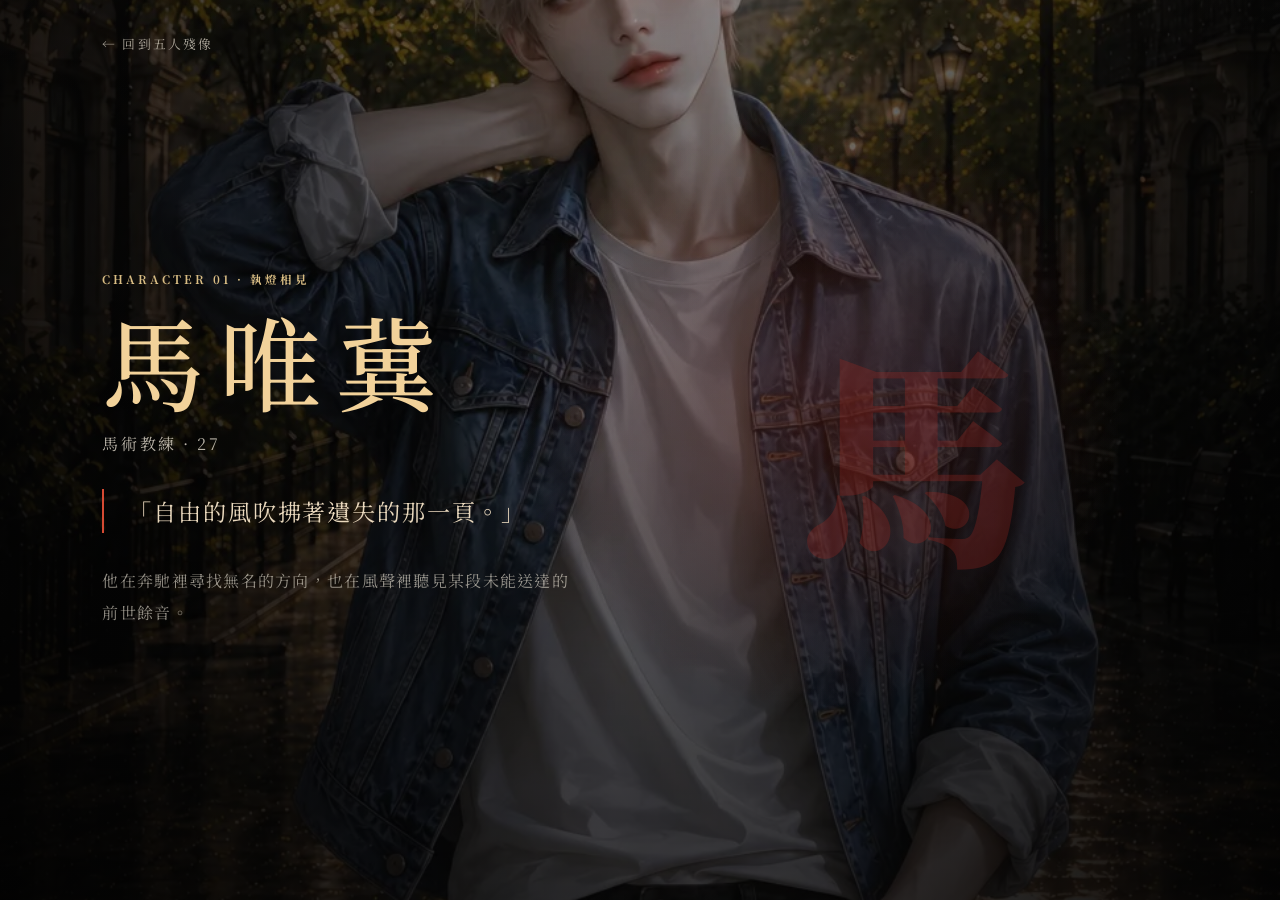
<file: character-01.html>
<!doctype html>
<html lang="zh-Hant">
<head>
  <meta charset="UTF-8">
  <meta name="viewport" content="width=device-width, initial-scale=1.0">
  <title>馬唯冀｜燈晝餘燼:絮</title>
  <link rel="stylesheet" href="styles.css">
</head>
<body class="character-profile-page">
  <main class="character-profile" style="--profile-image: url('assets/character_01.webp');">
    <a class="profile-back" href="index.html#characters">← 回到五人殘像</a>
    <section class="profile-copy" aria-labelledby="profile-title">
      <p class="eyebrow">CHARACTER 01 · 執燈相見</p>
      <h1 id="profile-title">馬唯冀</h1>
      <p class="profile-role">馬術教練 · 27</p>
      <blockquote class="profile-quote">「自由的風吹拂著遺失的那一頁。」</blockquote>
      <p class="profile-note">他在奔馳裡尋找無名的方向，也在風聲裡聽見某段未能送達的前世餘音。</p>
    </section>
    <div class="profile-stamp" aria-hidden="true">馬</div>
  </main>
</body>
</html>
</file>
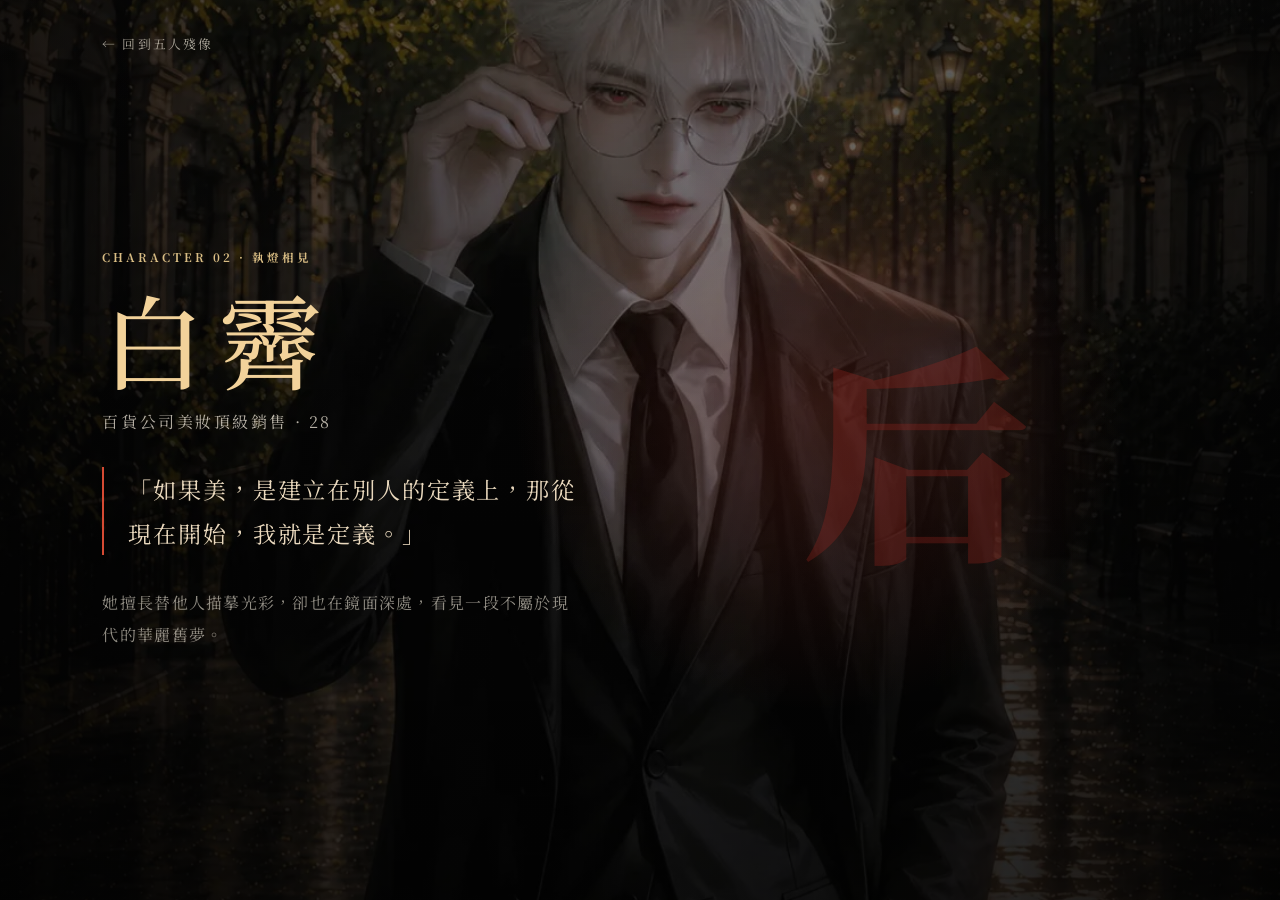
<file: character-02.html>
<!doctype html>
<html lang="zh-Hant">
<head>
  <meta charset="UTF-8">
  <meta name="viewport" content="width=device-width, initial-scale=1.0">
  <title>白霽｜燈晝餘燼:絮</title>
  <link rel="stylesheet" href="styles.css">
</head>
<body class="character-profile-page">
  <main class="character-profile" style="--profile-image: url('assets/character_02.webp');">
    <a class="profile-back" href="index.html#characters">← 回到五人殘像</a>
    <section class="profile-copy" aria-labelledby="profile-title">
      <p class="eyebrow">CHARACTER 02 · 執燈相見</p>
      <h1 id="profile-title">白霽</h1>
      <p class="profile-role">百貨公司美妝頂級銷售 · 28</p>
      <blockquote class="profile-quote">「如果美，是建立在別人的定義上，那從現在開始，我就是定義。」</blockquote>
      <p class="profile-note">她擅長替他人描摹光彩，卻也在鏡面深處，看見一段不屬於現代的華麗舊夢。</p>
    </section>
    <div class="profile-stamp" aria-hidden="true">后</div>
  </main>
</body>
</html>
</file>
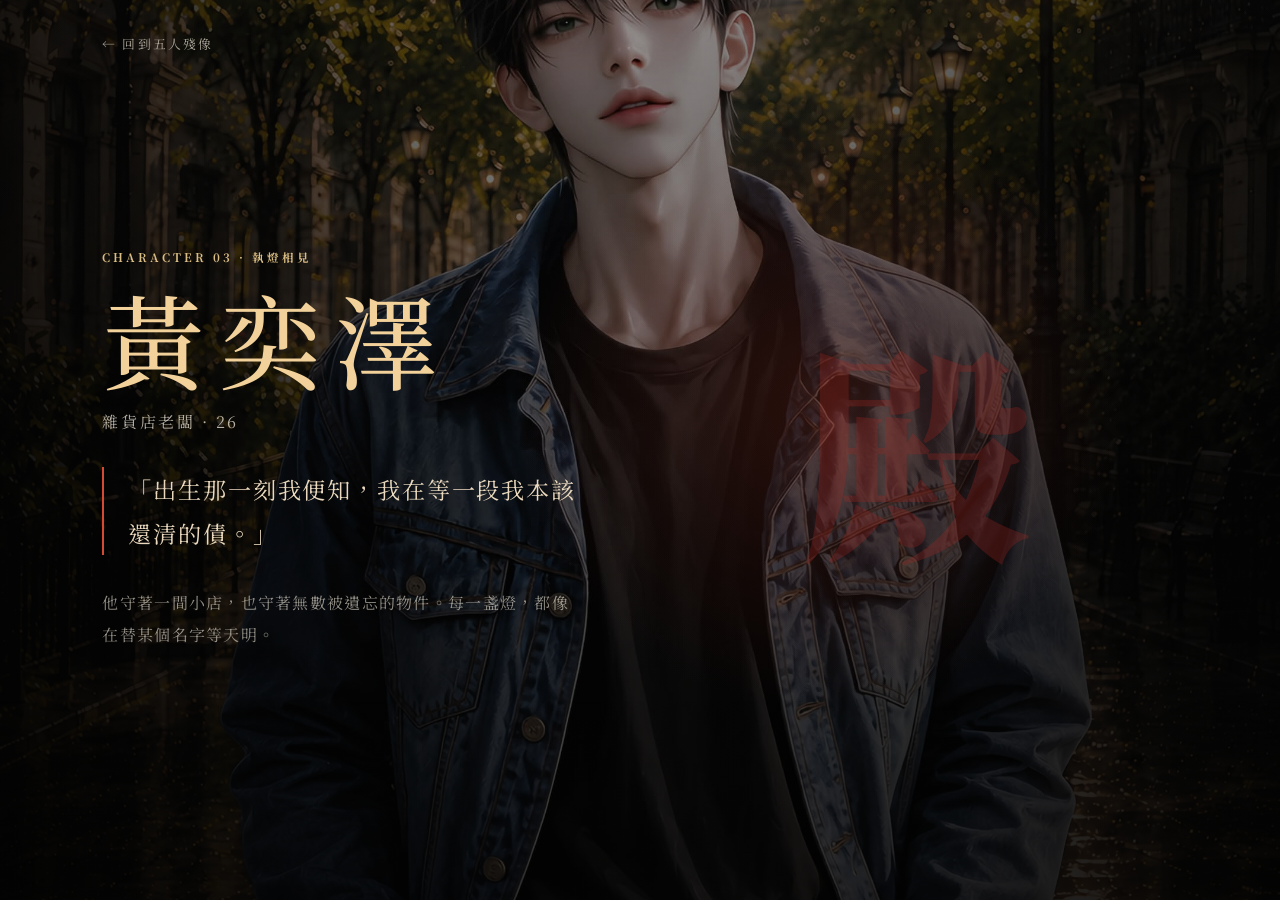
<file: character-03.html>
<!doctype html>
<html lang="zh-Hant">
<head>
  <meta charset="UTF-8">
  <meta name="viewport" content="width=device-width, initial-scale=1.0">
  <title>黃奕澤｜燈晝餘燼:絮</title>
  <link rel="stylesheet" href="styles.css">
</head>
<body class="character-profile-page">
  <main class="character-profile" style="--profile-image: url('assets/character_03.webp');">
    <a class="profile-back" href="index.html#characters">← 回到五人殘像</a>
    <section class="profile-copy" aria-labelledby="profile-title">
      <p class="eyebrow">CHARACTER 03 · 執燈相見</p>
      <h1 id="profile-title">黃奕澤</h1>
      <p class="profile-role">雜貨店老闆 · 26</p>
      <blockquote class="profile-quote">「出生那一刻我便知，我在等一段我本該還清的債。」</blockquote>
      <p class="profile-note">他守著一間小店，也守著無數被遺忘的物件。每一盞燈，都像在替某個名字等天明。</p>
    </section>
    <div class="profile-stamp" aria-hidden="true">殿</div>
  </main>
</body>
</html>
</file>
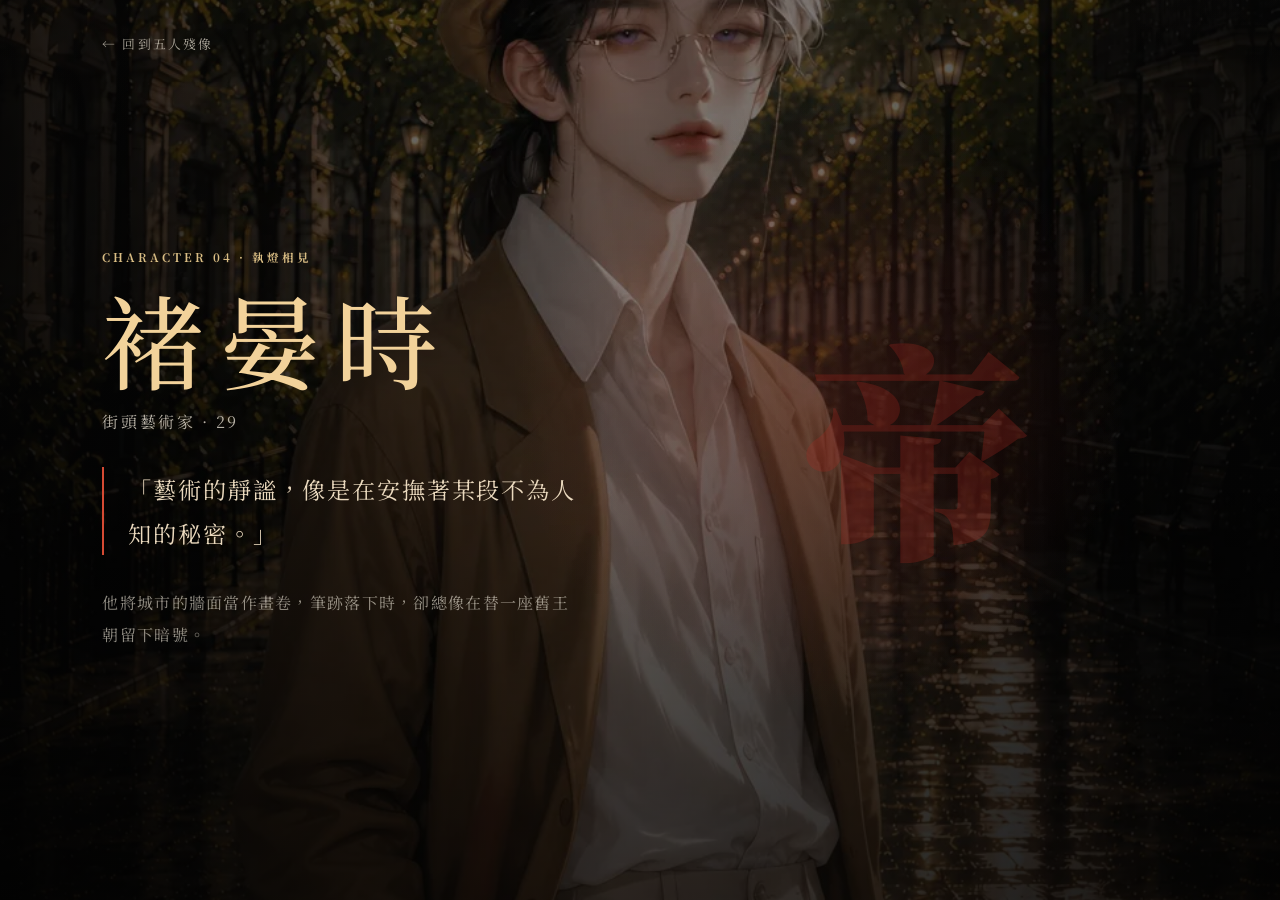
<file: character-04.html>
<!doctype html>
<html lang="zh-Hant">
<head>
  <meta charset="UTF-8">
  <meta name="viewport" content="width=device-width, initial-scale=1.0">
  <title>褚晏時｜燈晝餘燼:絮</title>
  <link rel="stylesheet" href="styles.css">
</head>
<body class="character-profile-page">
  <main class="character-profile" style="--profile-image: url('assets/character_04.webp');">
    <a class="profile-back" href="index.html#characters">← 回到五人殘像</a>
    <section class="profile-copy" aria-labelledby="profile-title">
      <p class="eyebrow">CHARACTER 04 · 執燈相見</p>
      <h1 id="profile-title">褚晏時</h1>
      <p class="profile-role">街頭藝術家 · 29</p>
      <blockquote class="profile-quote">「藝術的靜謐，像是在安撫著某段不為人知的秘密。」</blockquote>
      <p class="profile-note">他將城市的牆面當作畫卷，筆跡落下時，卻總像在替一座舊王朝留下暗號。</p>
    </section>
    <div class="profile-stamp" aria-hidden="true">帝</div>
  </main>
</body>
</html>
</file>
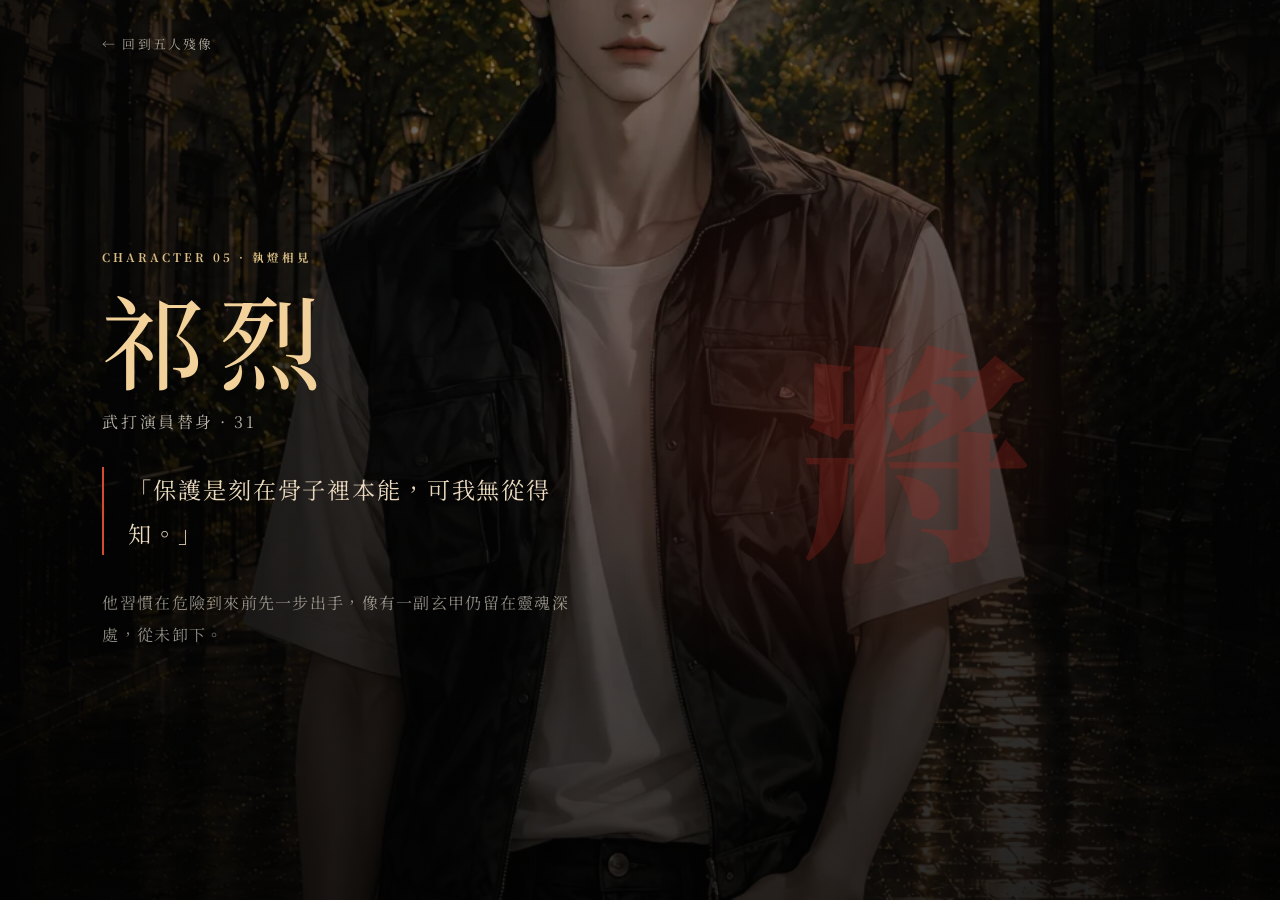
<file: character-05.html>
<!doctype html>
<html lang="zh-Hant">
<head>
  <meta charset="UTF-8">
  <meta name="viewport" content="width=device-width, initial-scale=1.0">
  <title>祁烈｜燈晝餘燼:絮</title>
  <link rel="stylesheet" href="styles.css">
</head>
<body class="character-profile-page">
  <main class="character-profile" style="--profile-image: url('assets/character_05.webp');">
    <a class="profile-back" href="index.html#characters">← 回到五人殘像</a>
    <section class="profile-copy" aria-labelledby="profile-title">
      <p class="eyebrow">CHARACTER 05 · 執燈相見</p>
      <h1 id="profile-title">祁烈</h1>
      <p class="profile-role">武打演員替身 · 31</p>
      <blockquote class="profile-quote">「保護是刻在骨子裡本能，可我無從得知。」</blockquote>
      <p class="profile-note">他習慣在危險到來前先一步出手，像有一副玄甲仍留在靈魂深處，從未卸下。</p>
    </section>
    <div class="profile-stamp" aria-hidden="true">將</div>
  </main>
</body>
</html>
</file>
<file: styles.css>
@import url("https://fonts.googleapis.com/css2?family=Noto+Serif+TC:wght@400;500;600;700;900&family=Shippori+Mincho:wght@500;600&display=swap");

:root {
  --ink: #0a0909;
  --ink-soft: #12100f;
  --paper: #e9e2d3;
  --paper-muted: #a9a093;
  --red: #a92922;
  --red-bright: #d54a33;
  --gold: #b4945e;
  --line: rgba(233, 226, 211, 0.18);
  --serif: "Noto Serif TC", "Songti TC", "STSong", serif;
}

* {
  box-sizing: border-box;
}

html {
  scroll-behavior: smooth;
}

body {
  margin: 0;
  color: var(--paper);
  background: var(--ink);
  font-family: var(--serif);
  overflow-x: hidden;
}

body.is-intro-open {
  overflow: hidden;
}

body.is-preloading {
  overflow: hidden;
}

.site-header,
main,
footer,
.page-controls {
  opacity: 1;
  transition: opacity 500ms ease;
}

body.is-intro-open .site-header,
body.is-intro-open main,
body.is-intro-open footer,
body.is-intro-open .page-controls {
  opacity: 0;
}

button,
a {
  color: inherit;
  font: inherit;
}

a {
  text-decoration: none;
}

button {
  border: 0;
}

.sr-only {
  position: absolute;
  width: 1px;
  height: 1px;
  padding: 0;
  overflow: hidden;
  clip: rect(0, 0, 0, 0);
  white-space: nowrap;
  border: 0;
}

.grain {
  position: fixed;
  inset: 0;
  z-index: 50;
  pointer-events: none;
  opacity: 0.13;
  background-image: url("data:image/svg+xml,%3Csvg viewBox='0 0 180 180' xmlns='http://www.w3.org/2000/svg'%3E%3Cfilter id='n'%3E%3CfeTurbulence type='fractalNoise' baseFrequency='.9' numOctaves='3' stitchTiles='stitch'/%3E%3C/filter%3E%3Crect width='100%25' height='100%25' filter='url(%23n)' opacity='.45'/%3E%3C/svg%3E");
}

.loading-gate {
  --loading-progress: 0.08;
  position: fixed;
  inset: 0;
  z-index: 160;
  display: grid;
  place-items: center;
  overflow: hidden;
  background: #050404;
  opacity: 0;
  visibility: hidden;
  pointer-events: none;
  transition: opacity 700ms ease, visibility 700ms ease;
}

.loading-gate.is-visible {
  opacity: 1;
  visibility: visible;
  pointer-events: auto;
}

.loading-gate[hidden] {
  display: none;
}

.loading-gate.is-hidden,
.loading-gate[hidden].is-hidden {
  opacity: 0;
  visibility: hidden;
  pointer-events: none;
}

.loading-ride {
  position: absolute;
  inset: -4%;
  background-image:
    linear-gradient(90deg, rgba(5, 4, 3, 0.64), rgba(5, 4, 3, 0.18) 42%, rgba(5, 4, 3, 0.72)),
    url("assets/bg_loading.webp");
  background-position: center;
  background-size: cover;
  filter: saturate(0.9) contrast(1.08) brightness(0.78);
  transform-origin: center 58%;
  animation: horse-gallop 720ms ease-in-out infinite;
}

.loading-gate::before,
.loading-gate::after {
  content: "";
  position: absolute;
  inset: 0;
  pointer-events: none;
}

.loading-gate::before {
  background:
    repeating-linear-gradient(100deg, transparent 0 58px, rgba(236, 190, 111, 0.13) 60px 62px, transparent 66px 128px),
    repeating-linear-gradient(92deg, transparent 0 148px, rgba(255, 221, 155, 0.09) 150px 153px, transparent 158px 260px);
  mix-blend-mode: screen;
  opacity: 0.44;
  animation: horse-speed-lines 760ms linear infinite;
}

.loading-gate::after {
  box-shadow:
    inset 0 0 12vw rgba(0, 0, 0, 0.58),
    inset 0 -22vh 18vh rgba(0, 0, 0, 0.62);
}

.loading-dust {
  position: absolute;
  right: -15%;
  bottom: 13%;
  left: -15%;
  height: 28%;
  background:
    radial-gradient(ellipse at 18% 70%, rgba(196, 133, 65, 0.28), transparent 38%),
    radial-gradient(ellipse at 58% 78%, rgba(232, 188, 116, 0.24), transparent 42%),
    radial-gradient(ellipse at 82% 66%, rgba(154, 92, 46, 0.22), transparent 36%);
  filter: blur(12px);
  opacity: 0.7;
  transform: translateX(-6%);
  animation: horse-dust 920ms ease-in-out infinite;
}

.loading-content {
  position: relative;
  z-index: 2;
  display: grid;
  justify-items: center;
  gap: 12px;
  padding: 32px;
  text-align: center;
  text-shadow: 0 2px 20px rgba(0, 0, 0, 0.85);
  animation: loading-pulse 1100ms ease-in-out infinite;
}

.loading-content::before,
.loading-content::after {
  --hoof-rotate: 10deg;
  content: "";
  position: absolute;
  top: calc(100% + 10px);
  width: 22px;
  height: 12px;
  border: 2px solid rgba(232, 185, 105, 0.5);
  border-top: 0;
  border-radius: 0 0 18px 18px;
  opacity: 0.55;
  filter: drop-shadow(0 0 8px rgba(232, 149, 60, 0.32));
  animation: loading-hoof 620ms ease-in-out infinite;
}

.loading-content::before {
  right: calc(50% + 18px);
  transform: rotate(10deg);
}

.loading-content::after {
  --hoof-rotate: -10deg;
  left: calc(50% + 18px);
  animation-delay: 310ms;
  transform: rotate(-10deg);
}

.loading-kicker {
  margin: 0;
  color: #d8b980;
  font-size: 0.78rem;
  letter-spacing: 0.42em;
}

.loading-content h1 {
  margin: 0;
  color: #f3dfb8;
  font-size: clamp(2.8rem, 8vw, 6.2rem);
  font-weight: 500;
  letter-spacing: 0.2em;
}

.loading-text {
  margin: 0;
  color: rgba(233, 226, 211, 0.78);
  font-size: 0.82rem;
  letter-spacing: 0.18em;
}

.loading-progress {
  position: relative;
  width: min(320px, 62vw);
  height: 3px;
  margin-top: 16px;
  overflow: hidden;
  background: rgba(233, 226, 211, 0.18);
  box-shadow: 0 0 18px rgba(218, 144, 56, 0.12);
}

.loading-progress span {
  position: absolute;
  top: 0;
  bottom: 0;
  left: 0;
  width: 100%;
  background: linear-gradient(90deg, rgba(171, 77, 33, 0.45), rgba(241, 196, 118, 0.95));
  transform: scaleX(var(--loading-progress));
  transform-origin: left center;
  transition: transform 360ms ease;
}

.loading-progress span::after {
  content: "";
  position: absolute;
  top: 0;
  bottom: 0;
  width: 42%;
  background: linear-gradient(90deg, transparent, rgba(255, 237, 190, 0.95), transparent);
  animation: loading-stride 920ms cubic-bezier(0.42, 0, 0.22, 1) infinite;
}

.loading-status {
  margin: -2px 0 0;
  color: rgba(233, 226, 211, 0.58);
  font-size: 0.68rem;
  letter-spacing: 0.2em;
}

@keyframes horse-gallop {
  0%, 100% {
    transform: scale(1.04) translate3d(0, 0, 0);
  }
  28% {
    transform: scale(1.055) translate3d(-0.45%, -0.55%, 0) rotate(-0.18deg);
  }
  62% {
    transform: scale(1.048) translate3d(0.38%, 0.32%, 0) rotate(0.16deg);
  }
}

@keyframes horse-speed-lines {
  from { transform: translateX(0); }
  to { transform: translateX(-128px); }
}

@keyframes horse-dust {
  0%, 100% {
    opacity: 0.48;
    transform: translate3d(-5%, 0, 0) scaleX(0.96);
  }
  50% {
    opacity: 0.78;
    transform: translate3d(5%, -4px, 0) scaleX(1.04);
  }
}

@keyframes loading-pulse {
  0%, 100% { transform: translateY(0); }
  50% { transform: translateY(-3px); }
}

@keyframes loading-stride {
  from { transform: translateX(-100%); }
  to { transform: translateX(240%); }
}

@keyframes loading-hoof {
  0%, 100% {
    opacity: 0.22;
    transform: translate3d(0, 4px, 0) rotate(var(--hoof-rotate)) scale(0.82);
  }
  48% {
    opacity: 0.72;
    transform: translate3d(0, 0, 0) rotate(calc(var(--hoof-rotate) * -0.6)) scale(1);
  }
}

.intro-gate {
  position: fixed;
  inset: 0;
  z-index: 120;
  display: grid;
  place-items: center;
  overflow: hidden;
  background: #050404;
  opacity: 1;
  visibility: visible;
  transition: opacity 900ms ease, visibility 900ms ease;
}

.intro-gate.is-hidden {
  opacity: 0;
  visibility: hidden;
  pointer-events: none;
  transition-duration: 500ms;
}

.intro-video {
  position: absolute;
  inset: -4%;
  width: 108%;
  height: 108%;
  object-fit: contain;
  filter: saturate(0.78) contrast(1.12) brightness(0.72);
  transform-origin: center;
  animation: intro-cinema 16s ease-in-out infinite alternate;
  opacity: 1;
  transition: filter 2000ms ease, opacity 1400ms ease;
}

.intro-gate.is-loading-igniting .intro-video {
  filter: saturate(3.78) contrast(1.2) brightness(0.94);
}

.intro-gate.is-inking .intro-video {
  opacity: 0;
  transition: opacity 500ms ease;
}

.intro-shade {
  position: absolute;
  inset: 0;
}

.intro-shade::before,
.intro-shade::after {
  content: "";
  position: absolute;
  right: 0;
  left: 0;
  height: clamp(30px, 7vh, 78px);
  background: #050404;
}

.intro-shade::before {
  top: 0;
}

.intro-shade::after {
  bottom: 0;
}

.intro-content {
  position: relative;
  bottom: -27%;
  z-index: 2;
  display: grid;
  justify-items: center;
  gap: 14px;
  padding: 32px;
  text-align: center;
  transition: opacity 500ms ease, transform 500ms ease;
}

.intro-gate.is-igniting .intro-content {
  pointer-events: none;
}

.intro-gate.is-transitioning .intro-content {
  opacity: 0;
  transform: translateY(12px);
}

.intro-slider {
  --slider-progress: 0px;
  --slider-max: 256px;
  width: min(420px, 82vw);
  padding: 6px;
  border: 1px solid rgba(233, 196, 128, 0.32);
  border-radius: 999px;
  background:
    linear-gradient(90deg, rgba(20, 11, 7, 0.82), rgba(54, 28, 14, 0.58)),
    rgba(6, 5, 4, 0.72);
  box-shadow:
    inset 0 0 24px rgba(244, 157, 64, 0.08),
    0 18px 54px rgba(0, 0, 0, 0.45);
  touch-action: none;
  user-select: none;
}

.intro-slider:focus-visible {
  outline: 2px solid rgba(242, 193, 104, 0.78);
  outline-offset: 6px;
}

.intro-slider-track {
  position: relative;
  min-height: 40px;
  overflow: visible;
  border-radius: 999px;
  background:
    radial-gradient(circle at 14% 50%, rgba(234, 135, 54, 0.2), transparent 24%),
    linear-gradient(90deg, rgba(0, 0, 0, 0.52), rgba(73, 44, 24, 0.42));
}

.intro-slider-track::before {
  content: "";
  position: absolute;
  inset: 10px 68px;
  border-top: 1px solid rgba(231, 193, 126, 0.25);
  border-bottom: 1px solid rgba(231, 193, 126, 0.11);
  opacity: 0.8;
}

.intro-slider-fill {
  position: absolute;
  top: 0;
  bottom: 0;
  left: 0;
  width: calc(var(--slider-progress) + 48px);
  background: linear-gradient(90deg, rgba(169, 41, 34, 0.22), rgba(239, 144, 57, 0.18), transparent);
  filter: blur(0.2px);
  pointer-events: none;
}

.intro-slider-copy {
  position: absolute;
  inset: 0;
  display: grid;
  place-items: center;
  padding: 0 86px;
  color: rgba(233, 226, 211, 0.68);
  font-size: 0.82rem;
  letter-spacing: 0.22em;
  text-shadow: 0 2px 18px rgba(0, 0, 0, 0.9);
  transition: opacity 260ms ease;
}

.intro-slider.is-dragging .intro-slider-copy,
.intro-slider.is-complete .intro-slider-copy {
  opacity: 0.36;
}

.intro-match {
  position: absolute;
  top: 50%;
  left: 12px;
  z-index: 3;
  display: grid;
  place-items: center;
  width: 56px;
  height: 56px;
  padding: 0;
  cursor: pointer;
  border-radius: 50%;
  background: radial-gradient(circle, rgba(255, 203, 110, 0.25), rgba(127, 54, 25, 0.2) 42%, rgba(0, 0, 0, 0.6));
  box-shadow: 0 0 26px rgba(237, 128, 39, 0.28), 0 12px 30px rgba(0, 0, 0, 0.42);
  transform: translate3d(var(--slider-progress), -50%, 0);
  transition: transform 120ms ease, opacity 360ms ease, filter 360ms ease;
  touch-action: none;
}

.intro-match img {
  width: 42px;
  height: 42px;
  object-fit: contain;
  filter: drop-shadow(0 0 12px rgba(255, 159, 55, 0.72));
  pointer-events: none;
}

.intro-slider.is-complete .intro-match {
  opacity: 0;
  filter: blur(5px);
}

.intro-lantern-target {
  position: absolute;
  top: 50%;
  right: 16px;
  z-index: 2;
  width: 56px;
  height: 56px;
  transform: translateY(-50%);
  pointer-events: none;
}

.intro-lantern {
  position: absolute;
  inset: 0;
  width: 100%;
  height: 100%;
  object-fit: contain;
  transition: opacity 260ms ease, transform 1200ms cubic-bezier(0.2, 0.84, 0.22, 1), filter 700ms ease;
}

.intro-lantern-light {
  opacity: 0;
}

.intro-slider.is-complete .intro-lantern-dark {
  opacity: 0;
}

.intro-slider.is-complete .intro-lantern-light {
  opacity: 1;
  filter: drop-shadow(0 0 18px rgba(255, 196, 105, 0.86)) drop-shadow(0 0 34px rgba(212, 74, 51, 0.42));
  transform: translate3d(0, -96px, 0) scale(0.78);
}

.intro-transition {
  position: absolute;
  inset: 0;
  z-index: 3;
  overflow: hidden;
  pointer-events: none;
  opacity: 0;
  background:
    radial-gradient(circle at 50% 82%, rgba(189, 89, 38, 0.16), transparent 36%),
    rgba(0, 0, 0, 0.68);
  transition: opacity 500ms ease;
}

.intro-gate.is-lantern-rise .intro-transition {
  opacity: 1;
}

.intro-float-lantern {
  position: absolute;
  bottom: var(--lantern-bottom, -100px);
  left: var(--lantern-left, 50%);
  width: var(--lantern-size, 42px);
  height: var(--lantern-size, 42px);
  opacity: 0;
  animation: none;
  will-change: transform, opacity;
}

.intro-float-lantern::before {
  content: "";
  position: absolute;
  inset: 0;
  background-image: url("assets/icon_totop_light.webp");
  background-size: contain;
  background-repeat: no-repeat;
  background-position: center;
  filter: drop-shadow(0 0 14px rgba(255, 197, 105, 0.76));
  transform-origin: 50% 72%;
  will-change: transform;
}

.intro-gate.is-lantern-rise .intro-float-lantern {
  animation: lantern-float var(--lantern-duration, 3000ms) cubic-bezier(0.16, 0.74, 0.3, 1) forwards;
  animation-delay: var(--lantern-delay, 0ms);
}

.intro-gate.is-lantern-rise .intro-float-lantern::before {
  animation: lantern-sway var(--lantern-sway-duration, 1750ms) ease-in-out infinite alternate;
  animation-delay: var(--lantern-delay, 0ms);
}

.intro-float-lantern:nth-child(1) { --lantern-left: 11%; --lantern-size: 78px; --lantern-bottom: -118px; --lantern-delay: 0ms; --lantern-duration: 3400ms; --lantern-sway-duration: 2100ms; --lantern-drift: 28px; --lantern-rise: -54vh; --lantern-scale: 1.08; --lantern-sway: -18px; --lantern-tilt: -5deg; }
.intro-float-lantern:nth-child(2) { --lantern-left: 30%; --lantern-size: 112px; --lantern-bottom: -154px; --lantern-delay: 130ms; --lantern-duration: 4100ms; --lantern-sway-duration: 2600ms; --lantern-drift: -34px; --lantern-rise: -78vh; --lantern-scale: 1.2; --lantern-sway: 26px; --lantern-tilt: 6deg; }
.intro-float-lantern:nth-child(3) { --lantern-left: 51%; --lantern-size: 92px; --lantern-bottom: -98px; --lantern-delay: 280ms; --lantern-duration: 3600ms; --lantern-sway-duration: 2350ms; --lantern-drift: 22px; --lantern-rise: -62vh; --lantern-scale: 1.12; --lantern-sway: -28px; --lantern-tilt: -7deg; }
.intro-float-lantern:nth-child(4) { --lantern-left: 70%; --lantern-size: 126px; --lantern-bottom: -170px; --lantern-delay: 70ms; --lantern-duration: 4400ms; --lantern-sway-duration: 2850ms; --lantern-drift: -42px; --lantern-rise: -84vh; --lantern-scale: 1.24; --lantern-sway: 30px; --lantern-tilt: 5deg; }
.intro-float-lantern:nth-child(5) { --lantern-left: 88%; --lantern-size: 72px; --lantern-bottom: -76px; --lantern-delay: 420ms; --lantern-duration: 3200ms; --lantern-sway-duration: 1950ms; --lantern-drift: -24px; --lantern-rise: -46vh; --lantern-scale: 1; --lantern-sway: -20px; --lantern-tilt: -6deg; }

.intro-gate.is-hidden .intro-transition {
  opacity: 0;
}

.intro-hint {
  margin: 0;
  color: rgba(233, 226, 211, 0.78);
  font-size: 0.72rem;
  letter-spacing: 0.16em;
  text-shadow: 0 2px 14px rgba(0, 0, 0, 0.86);
}

@keyframes intro-cinema {
  from { transform: scale(1.01) translate3d(-0.5%, 0, 0); }
  to { transform: scale(1.08) translate3d(0.6%, -0.5%, 0); }
}

@keyframes lantern-float {
  0% {
    opacity: 0;
    transform: translate3d(-50%, 0, 0) scale(0.74);
  }
  16% {
    opacity: 0.92;
    transform: translate3d(calc(-50% + var(--lantern-drift, 12px) * 0.12), calc(var(--lantern-rise, -64vh) * 0.18), 0) scale(0.84);
  }
  72% {
    opacity: 0.72;
    transform: translate3d(calc(-50% + var(--lantern-drift, 12px) * 0.72), calc(var(--lantern-rise, -64vh) * 0.74), 0) scale(1.04);
  }
  100% {
    opacity: 0;
    transform: translate3d(calc(-50% + var(--lantern-drift, 12px)), var(--lantern-rise, -72vh), 0) scale(var(--lantern-scale, 1.18));
  }
}

@keyframes lantern-sway {
  0% {
    transform: translate3d(calc(var(--lantern-sway, 16px) * -0.6), 0, 0) rotate(calc(var(--lantern-tilt, 5deg) * -0.7));
  }
  50% {
    transform: translate3d(calc(var(--lantern-sway, 16px) * 0.45), -7px, 0) rotate(calc(var(--lantern-tilt, 5deg) * 0.38));
  }
  100% {
    transform: translate3d(var(--lantern-sway, 16px), 0, 0) rotate(var(--lantern-tilt, 5deg));
  }
}

.site-header {
  position: fixed;
  top: 0;
  left: 0;
  right: 0;
  z-index: 40;
  display: flex;
  align-items: center;
  justify-content: space-between;
  height: 80px;
  padding: 0 4vw;
  border-bottom: 1px solid rgba(255, 255, 255, 0.09);
  backdrop-filter: blur(4px);
  transition: color 220ms ease, border-color 220ms ease, background 220ms ease;
}

.brand {
  display: flex;
  align-items: center;
  gap: 12px;
  color: var(--paper);
  font-weight: 700;
  letter-spacing: 0.16em;
  transition: color 220ms ease;
}

.brand-mark {
  width: 36px;
  height: 36px;
  object-fit: contain;
  filter: drop-shadow(0 0 10px rgba(213, 74, 51, 0.22));
}

.site-nav {
  display: flex;
  gap: 34px;
  color: var(--paper-muted);
  font-size: 0.82rem;
  letter-spacing: 0.18em;
  transition: color 220ms ease;
}

.site-nav a {
  transition: color 180ms ease;
}

.site-nav a:hover {
  color: var(--paper);
}

.site-header.is-dark-nav {
  border-bottom-color: rgba(18, 16, 14, 0.16);
  background: rgba(239, 233, 219, 0.22);
}

.site-header.is-dark-nav .brand,
.site-header.is-dark-nav .site-nav {
  color: rgba(18, 16, 14, 0.76);
}

.site-header.is-dark-nav .site-nav a:hover {
  color: var(--ink);
}

.nav-toggle {
  display: none;
  padding: 8px;
  background: transparent;
}

.hero {
  position: relative;
  display: flex;
  align-items: center;
  min-height: 100svh;
  padding: 130px 7vw 80px;
  isolation: isolate;
  overflow: hidden;
}

.hero-art,
.hero-shade {
  position: absolute;
  inset: 0;
  width: 100%;
  height: 100%;
}

.hero-art {
  z-index: -3;
  object-fit: cover;
  object-position: center;
  filter: saturate(0.82) contrast(1.08) brightness(0.74);
}

.hero-shade {
  z-index: -2;
  box-shadow: inset 38vw 0 18vw rgba(4, 4, 4, 0.72), inset 0 -18vh 15vh rgba(5, 5, 5, 0.62);
}

.hero-copy {
  width: min(650px, 55vw);
  padding-top: 22px;
}

.eyebrow {
  margin: 0 0 22px;
  color: var(--gold);
  font-size: 0.72rem;
  font-weight: 700;
  letter-spacing: 0.26em;
}

.hero h1 {
  margin: 0;
}

.hero h1 img {
  display: block;
  width: min(620px, 52vw);
  height: auto;
  filter: drop-shadow(0 7px 22px rgba(0, 0, 0, 0.58));
}

.hero-line {
  margin: 34px 0;
  padding-left: 20px;
  border-left: 1px solid var(--red-bright);
  color: #d8d0c4;
  font-size: clamp(1rem, 1.4vw, 1.25rem);
  line-height: 1.9;
  letter-spacing: 0.12em;
}

.hero-actions {
  display: flex;
  align-items: center;
  gap: 30px;
}

.button {
  display: inline-flex;
  align-items: center;
  justify-content: center;
  min-height: 52px;
  padding: 0 28px;
  cursor: pointer;
  letter-spacing: 0.14em;
  transition: transform 180ms ease, background 180ms ease, color 180ms ease;
}

.button:hover {
  transform: translateY(-2px);
}

.button-primary {
  color: #f5eee2;
  background: var(--red);
}

.button-primary:hover {
  background: #c23a2d;
}

.button-light {
  color: var(--ink);
  background: var(--paper);
}

.text-link {
  color: var(--paper-muted);
  font-size: 0.85rem;
  letter-spacing: 0.12em;
}

.text-link span {
  display: inline-block;
  margin-left: 8px;
  color: var(--red-bright);
}

.countdown-card {
  position: absolute;
  right: 4vw;
  bottom: 7vh;
  width: min(440px, 39vw);
  padding: 22px 26px;
  border: 1px solid rgba(233, 226, 211, 0.28);
  background: rgba(10, 9, 9, 0.78);
  backdrop-filter: blur(16px);
}

.countdown-heading {
  display: flex;
  align-items: center;
  gap: 9px;
}

.countdown-heading p {
  margin: 0;
  color: var(--paper-muted);
  font-size: 0.73rem;
  letter-spacing: 0.18em;
}

.pulse {
  width: 7px;
  height: 7px;
  border-radius: 50%;
  background: var(--red-bright);
  box-shadow: 0 0 0 5px rgba(213, 74, 51, 0.15);
}

.countdown {
  display: grid;
  grid-template-columns: repeat(4, 1fr);
  gap: 12px;
  margin: 18px 0 16px;
}

.countdown div {
  display: flex;
  align-items: baseline;
  gap: 5px;
}

.countdown strong {
  font-size: clamp(1.7rem, 3vw, 2.7rem);
  font-weight: 500;
  line-height: 1;
  font-variant-numeric: tabular-nums;
}

.countdown span {
  color: var(--gold);
  font-size: 0.66rem;
}

.event-date {
  margin: 0;
  padding-top: 12px;
  border-top: 1px solid var(--line);
  color: var(--paper-muted);
  font-size: 0.66rem;
  letter-spacing: 0.18em;
}

.countdown-open-link {
  display: flex;
  align-items: center;
  justify-content: center;
  min-height: 44px;
  margin-top: 16px;
  color: #f5e9d5;
  border: 1px solid rgba(213, 74, 51, 0.58);
  background:
    radial-gradient(circle at 50% 0%, rgba(255, 190, 105, 0.2), transparent 48%),
    rgba(169, 41, 34, 0.76);
  box-shadow: 0 0 24px rgba(213, 74, 51, 0.22), inset 0 0 22px rgba(255, 220, 161, 0.08);
  font-size: 0.86rem;
  letter-spacing: 0.22em;
  transition: transform 180ms ease, box-shadow 180ms ease, border-color 180ms ease;
}

.countdown-open-link[hidden] {
  display: none;
}

.countdown-open-link:hover,
.countdown-open-link:focus-visible {
  transform: translateY(-2px);
  border-color: rgba(242, 193, 104, 0.82);
  box-shadow: 0 0 32px rgba(213, 74, 51, 0.36), inset 0 0 24px rgba(255, 220, 161, 0.14);
}

.hero-index {
  position: absolute;
  left: 2.4vw;
  bottom: 7vh;
  margin: 0;
  color: rgba(233, 226, 211, 0.48);
  font-size: 0.66rem;
  letter-spacing: 0.16em;
  writing-mode: vertical-rl;
}

.bgvideo {
  position: relative;
  height: clamp(560px, 66.667vw, 1100px);
  overflow: hidden;
  isolation: isolate;
  background-color: #050404;
}

.bgvideo-container {
  position: absolute;
  top: 0;
  left: 50%;
  height: 100%;
  min-width: 100%;
  aspect-ratio: 3 / 2;
  background-image: url("assets/bg_video.webp");
  background-position: center;
  background-size: 100% 100%;
  background-repeat: no-repeat;
  transform: translateX(-50%);
}

.bgvideo-container::after {
  content: "";
  position: absolute;
  inset: 0;
  z-index: 2;
  pointer-events: none;
  background-image: url("assets/bg_video_foreground.webp");
  background-position: center;
  background-size: 100% 100%;
  background-repeat: no-repeat;
}

.bgvideo-player {
  position: absolute;
  z-index: 1;
  top: 47.4%;
  left: 14.25%;
  width: 71.6%;
  height: 37.2%;
  overflow: hidden;
  border: 1px solid rgba(217, 165, 93, 0.34);
  background: rgba(12, 8, 4, 0.72);
  box-shadow:
    0 18px 44px rgba(0, 0, 0, 0.5),
    0 0 0 1px rgba(36, 20, 10, 0.62) inset,
    0 0 44px rgba(234, 124, 35, 0.15);
  clip-path: polygon(1.3% 3.8%, 98.6% 3.8%, 98.8% 96%, 1.2% 96.6%);
}

.bgvideo-player::before {
  content: "";
  position: absolute;
  inset: 0;
  z-index: 1;
  pointer-events: none;
  box-shadow:
    inset 0 0 42px rgba(0, 0, 0, 0.58),
    inset 0 -42px 38px rgba(0, 0, 0, 0.42);
}

.bgvideo-media {
  position: absolute;
  inset: 0;
  width: 98%;
  height: 100%;
  object-fit: cover;
  filter: sepia(0.12) contrast(1.08) brightness(0.88);
}

.bgvideo-play {
  position: absolute;
  top: 50%;
  left: 50%;
  z-index: 3;
  display: grid;
  place-items: center;
  width: clamp(70px, 7vw, 104px);
  height: clamp(70px, 7vw, 104px);
  padding: 0;
  cursor: pointer;
  border: 1px solid rgba(244, 192, 115, 0.86);
  border-radius: 50%;
  background:
    radial-gradient(circle, rgba(22, 13, 7, 0.96) 0 48%, rgba(147, 69, 21, 0.75) 64%, rgba(244, 166, 74, 0.16) 100%);
  box-shadow:
    0 0 0 5px rgba(27, 12, 6, 0.68),
    0 0 0 7px rgba(214, 142, 54, 0.18),
    0 0 30px rgba(255, 142, 49, 0.64),
    inset 0 0 24px rgba(255, 183, 84, 0.24);
  transform: translate(-50%, -50%);
  transition: opacity 180ms ease, transform 180ms ease, box-shadow 180ms ease;
}

.bgvideo-play span {
  display: block;
  width: 0;
  height: 0;
  margin-left: 8%;
  border-top: 17px solid transparent;
  border-bottom: 17px solid transparent;
  border-left: 27px solid #ffd69a;
  filter: drop-shadow(0 0 10px rgba(255, 151, 50, 0.9));
}

.bgvideo-play:hover,
.bgvideo-play:focus-visible {
  transform: translate(-50%, -50%) scale(1.06);
  box-shadow:
    0 0 0 5px rgba(27, 12, 6, 0.72),
    0 0 0 8px rgba(244, 183, 94, 0.28),
    0 0 42px rgba(255, 166, 69, 0.86),
    inset 0 0 28px rgba(255, 214, 151, 0.3);
}

.bgvideo-player.is-playing .bgvideo-play {
  opacity: 0;
  pointer-events: none;
}

.twoside {
  position: relative;
  display: grid;
  grid-template-columns: 1fr 1fr;
  min-height: clamp(410px, 42vw, 640px);
  overflow: hidden;
  isolation: isolate;
  background-color: #050404;
  background-image: url("assets/bg_twoside.webp");
  background-position: center;
  background-size: cover;
  background-repeat: no-repeat;
}

.twoside::before {
  content: "";
  position: absolute;
  inset: 0;
  z-index: -1;
  pointer-events: none;
  box-shadow:
    inset 0 7vw 8vw rgba(0, 0, 0, 0.54),
    inset 0 -6vw 7vw rgba(0, 0, 0, 0.48);
}

.twoside::after {
  content: "";
  position: absolute;
  top: 18%;
  bottom: 18%;
  left: 50%;
  width: 1px;
  background: rgba(180, 148, 94, 0.26);
  box-shadow: 0 0 22px rgba(180, 148, 94, 0.18);
}

.twoside-ornament {
  position: absolute;
  top: clamp(18px, 3vw, 38px);
  left: 50%;
  z-index: 1;
  color: #b9a071;
  font-size: 0.8rem;
  letter-spacing: 0.28em;
  white-space: nowrap;
  transform: translateX(-50%);
  text-shadow: 0 2px 18px rgba(0, 0, 0, 0.75);
  display: flex;
  flex-direction: column;
  text-align: center;
}

.twoside-ornament span {
  display: inline-block;
}

.twoside-ornament::before,
.twoside-ornament::after {
  content: "";
  display: inline-block;
  width: 88px;
  height: 1px;
  margin: 0 15px 0.28em;
  background: rgba(180, 148, 94, 0.46);
}

.twoside-arrow {
  display: block;
  width: 18px;
  height: 18px;
  margin: 9px auto 0;
  border-right: 3px solid rgba(232, 196, 128, 0.86);
  border-bottom: 3px solid rgba(232, 196, 128, 0.86);
  filter: drop-shadow(0 0 8px rgba(225, 149, 64, 0.42));
  transform: rotate(45deg);
  animation: twoside-arrow-float 1600ms ease-in-out infinite;
}

.twoside-panel {
  position: relative;
  display: grid;
  align-content: center;
  justify-items: center;
  padding: clamp(88px, 8vw, 130px) 6vw 6vw;
  text-align: center;
}

.twoside-modern {
  color: #dcecff;
}

.twoside-ancient {
  color: #ffba72;
}

.twoside-kicker {
  margin: 0 0 14px;
  color: rgba(233, 226, 211, 0.62);
  font-size: 0.66rem;
  letter-spacing: 0.24em;
  text-transform: uppercase;
}

.twoside h3 {
  margin: 0;
  font-size: clamp(2rem, 3.2vw, 3.6rem);
  font-weight: 500;
  letter-spacing: 0.14em;
  text-shadow: 0 4px 24px rgba(0, 0, 0, 0.72);
}

.twoside p:not(.twoside-kicker) {
  margin: 18px 0 28px;
  color: rgba(244, 235, 221, 0.84);
  font-size: clamp(0.9rem, 1.1vw, 1.05rem);
  letter-spacing: 0.12em;
}

.twoside-button {
  display: inline-flex;
  align-items: center;
  justify-content: center;
  min-width: 138px;
  min-height: 42px;
  padding: 0 22px;
  color: #f6dfb8;
  border: 1px solid rgba(180, 148, 94, 0.38);
  border-radius: 999px;
  background: rgba(16, 8, 4, 0.58);
  box-shadow: 0 0 22px rgba(0, 0, 0, 0.36), inset 0 0 18px rgba(180, 148, 94, 0.09);
  font-size: 0.84rem;
  letter-spacing: 0.12em;
  transition: transform 180ms ease, border-color 180ms ease, box-shadow 180ms ease;
}

.twoside-button:hover,
.twoside-button:focus-visible {
  transform: translateY(-2px);
  border-color: rgba(238, 190, 108, 0.76);
  box-shadow: 0 0 28px rgba(215, 125, 37, 0.28), inset 0 0 22px rgba(180, 148, 94, 0.14);
}

.twoside-button span {
  margin-left: 8px;
}

@keyframes twoside-arrow-float {
  0%, 100% {
    opacity: 0.62;
    transform: translateY(0) rotate(45deg);
  }
  50% {
    opacity: 1;
    transform: translateY(7px) rotate(45deg);
  }
}

.fate-window {
  position: relative;
  height: clamp(560px, 56.3vw, 980px);
  overflow: hidden;
  background: #050404;
  isolation: isolate;
}

.fate-window-stage {
  position: absolute;
  top: 0;
  left: 50%;
  height: 100%;
  min-width: 100%;
  aspect-ratio: 1672 / 941;
  transform: translateX(-50%);
}

.fate-window-stage::before {
  content: "";
  position: absolute;
  inset: 0;
  z-index: 3;
  pointer-events: none;
  background-image: url("assets/bg_video2_foreground.webp");
  background-position: center;
  background-size: 100% 100%;
  background-repeat: no-repeat;
}

.fate-window-video {
  position: absolute;
  top: 19.98%;
  left: 20.16%;
  z-index: 1;
  width: 58.8%;
  height: 57.4%;
  overflow: hidden;
  background: #090807;
  box-shadow: 0 22px 52px rgba(0, 0, 0, 0.56);
}

.fate-window-media {
  position: absolute;
  inset: 0;
  width: 100%;
  height: 100%;
  object-fit: cover;
  filter: sepia(0.16) contrast(1.08) brightness(0.82);
}

.fate-window-play {
  position: absolute;
  top: 50%;
  left: 50%;
  z-index: 4;
  display: grid;
  place-items: center;
  width: clamp(64px, 5.8vw, 98px);
  height: clamp(64px, 5.8vw, 98px);
  padding: 0;
  cursor: pointer;
  border: 1px solid rgba(244, 199, 127, 0.78);
  border-radius: 50%;
  background:
    radial-gradient(circle, rgba(31, 18, 9, 0.9) 0 48%, rgba(151, 78, 28, 0.66) 64%, rgba(244, 166, 74, 0.12) 100%);
  box-shadow:
    0 0 0 5px rgba(13, 8, 5, 0.62),
    0 0 34px rgba(255, 166, 69, 0.58),
    inset 0 0 24px rgba(255, 223, 169, 0.22);
  transform: translate(-50%, -50%);
  transition: opacity 180ms ease, transform 180ms ease, box-shadow 180ms ease;
}

.fate-window-play span {
  display: block;
  width: 0;
  height: 0;
  margin-left: 5px;
  border-top: 14px solid transparent;
  border-bottom: 14px solid transparent;
  border-left: 22px solid #ffe0a9;
  filter: drop-shadow(0 0 10px rgba(255, 176, 78, 0.9));
}

.fate-window-play:hover,
.fate-window-play:focus-visible {
  transform: translate(-50%, -50%) scale(1.06);
  box-shadow:
    0 0 0 6px rgba(13, 8, 5, 0.68),
    0 0 44px rgba(255, 166, 69, 0.82),
    inset 0 0 28px rgba(255, 223, 169, 0.3);
}

.fate-window-video.is-playing .fate-window-play {
  opacity: 0;
  pointer-events: none;
}

.fate-window-copy {
  position: absolute;
  z-index: 4;
  color: #e7cfaa;
  text-shadow: 0 2px 18px rgba(0, 0, 0, 0.82);
}

.fate-window-copy-left {
  top: 18.2%;
  left: 7.8%;
  width: 15%;
}

.fate-window-kicker {
  display: flex;
  align-items: center;
  gap: 13px;
  margin: 0 0 28px;
  color: rgba(232, 203, 154, 0.86);
  font-size: clamp(0.7rem, 0.82vw, 0.86rem);
  letter-spacing: 0.44em;
}

.fate-window-kicker::before,
.fate-window-kicker::after {
  content: "";
  flex: 1;
  height: 1px;
  background: rgba(201, 162, 99, 0.38);
}

.fate-window h2 {
  margin: 0 0 26px;
  color: #ead0a5;
  font-size: clamp(3.2rem, 4.8vw, 6.4rem);
  font-weight: 500;
  line-height: 1.05;
  letter-spacing: 0.18em;
}

.fate-window-copy-left p:not(.fate-window-kicker) {
  color: rgba(238, 220, 187, 0.9);
  font-size: clamp(0.82rem, 0.95vw, 1.04rem);
  line-height: 2.15;
  letter-spacing: 0.1em;
}

.fate-window-copy-right {
  top: 20.5%;
  right: 8.6%;
  writing-mode: vertical-rl;
}

.fate-window-copy-right p {
  margin: 0;
  color: rgba(236, 214, 178, 0.92);
  font-size: clamp(1.08rem, 1.45vw, 1.58rem);
  line-height: 2.35;
  letter-spacing: 0.18em;
}



.section {
  position: relative;
  padding: 130px 8vw;
}

.section h2,
.final-cta h2 {
  margin: 0;
  font-size: clamp(2.8rem, 5.6vw, 5.8rem);
  font-weight: 500;
  line-height: 1.22;
  letter-spacing: 0.04em;
}

.section h2 em,
.final-cta h2 em {
  color: var(--red-bright);
  font-style: normal;
}

.section-number {
  position: absolute;
  top: 128px;
  left: 3vw;
  color: rgba(233, 226, 211, 0.18);
  font-size: 0.9rem;
  letter-spacing: 0.2em;
  writing-mode: vertical-rl;
}

.world {
  display: grid;
  grid-template-columns: 0.9fr 1.1fr;
  gap: 10vw;
  min-height: 850px;
  align-items: center;
  background-color: #11100f;
  background-image: url("data:image/svg+xml,%3Csvg width='72' height='72' viewBox='0 0 72 72' xmlns='http://www.w3.org/2000/svg'%3E%3Cpath d='M0 0H72M0 0V72' fill='none' stroke='%23b4945e' stroke-opacity='.07'/%3E%3C/svg%3E");
  background-size: 72px 72px;
}

.world-copy {
  position: relative;
  z-index: 1;
  max-width: 650px;
}

.world-copy p {
  color: var(--paper-muted);
  line-height: 2.05;
  letter-spacing: 0.06em;
}

.world-copy .lead {
  margin-top: 0;
  color: var(--paper);
  font-size: 1.18rem;
}

.world blockquote {
  margin: 44px 0 0;
  padding: 24px 0 24px 28px;
  border-left: 2px solid var(--red);
  color: #d7c5a9;
  font-size: 1.25rem;
  line-height: 1.8;
}

.world-seal {
  position: absolute;
  right: 4vw;
  bottom: 3vw;
  color: rgba(169, 41, 34, 0.2);
  font-size: 9rem;
  font-weight: 900;
  line-height: 0.8;
  transform: rotate(-8deg);
}

.daily-lanterns {
  overflow: hidden;
  background:
    radial-gradient(circle at 16% 18%, rgba(213, 74, 51, 0.18), transparent 28%),
    radial-gradient(circle at 84% 16%, rgba(180, 148, 94, 0.16), transparent 24%),
    linear-gradient(135deg, #120c0a, #080707 58%, #1a0907);
}

.daily-lanterns::before {
  content: "";
  position: absolute;
  inset: 0;
  pointer-events: none;
  background-image:
    radial-gradient(circle, rgba(242, 193, 104, 0.16) 0 1px, transparent 1.5px),
    linear-gradient(90deg, transparent, rgba(180, 148, 94, 0.06), transparent);
  background-size: 92px 92px, 100% 100%;
  opacity: 0.7;
}

.daily-lantern-status {
  position: relative;
  z-index: 1;
  width: fit-content;
  max-width: 100%;
  margin: -34px auto 34px;
  padding: 10px 18px;
  color: rgba(233, 226, 211, 0.78);
  border: 1px solid rgba(180, 148, 94, 0.28);
  background: rgba(7, 6, 5, 0.52);
  font-size: 0.8rem;
  line-height: 1.8;
  letter-spacing: 0.12em;
  text-align: center;
}

.daily-lantern-notice {
  position: relative;
  z-index: 1;
  width: fit-content;
  max-width: calc(100% - 48px);
  margin: 34px auto 0;
  padding: 16px 28px;
  color: rgba(233, 226, 211, 0.72);
  border: 1px solid rgba(180, 148, 94, 0.38);
  background:
    linear-gradient(90deg, rgba(242, 193, 104, 0.64) 0 24px, transparent 24px calc(100% - 24px), rgba(242, 193, 104, 0.64) calc(100% - 24px)) top / 100% 1px no-repeat,
    linear-gradient(90deg, rgba(242, 193, 104, 0.64) 0 24px, transparent 24px calc(100% - 24px), rgba(242, 193, 104, 0.64) calc(100% - 24px)) bottom / 100% 1px no-repeat,
    linear-gradient(180deg, rgba(242, 193, 104, 0.64) 0 18px, transparent 18px calc(100% - 18px), rgba(242, 193, 104, 0.64) calc(100% - 18px)) left / 1px 100% no-repeat,
    linear-gradient(180deg, rgba(242, 193, 104, 0.64) 0 18px, transparent 18px calc(100% - 18px), rgba(242, 193, 104, 0.64) calc(100% - 18px)) right / 1px 100% no-repeat,
    linear-gradient(90deg, transparent, rgba(180, 148, 94, 0.08), transparent),
    rgba(7, 6, 5, 0.44);
  box-shadow:
    inset 0 0 22px rgba(180, 148, 94, 0.06),
    0 14px 32px rgba(0, 0, 0, 0.2);
  font-size: 0.72rem;
  line-height: 1.9;
  letter-spacing: 0.12em;
  text-align: center;
  white-space: nowrap;
}

.daily-lantern-notice::before,
.daily-lantern-notice::after {
  content: "";
  position: absolute;
  left: 50%;
  width: min(220px, 46vw);
  height: 1px;
  background: linear-gradient(90deg, transparent, rgba(242, 193, 104, 0.7), transparent);
  transform: translateX(-50%);
}

.daily-lantern-notice::before {
  top: -1px;
}

.daily-lantern-notice::after {
  bottom: -1px;
}

.daily-lantern-grid {
  position: relative;
  z-index: 1;
  display: grid;
  grid-template-columns: repeat(7, minmax(96px, 1fr));
  gap: clamp(14px, 2vw, 26px);
}

.daily-lantern {
  position: relative;
  display: grid;
  justify-items: center;
  gap: 10px;
  min-height: 230px;
  padding: 20px 10px 18px;
  color: rgba(233, 226, 211, 0.64);
  cursor: pointer;
  border: 1px solid rgba(180, 148, 94, 0.22);
  background:
    linear-gradient(180deg, rgba(24, 14, 9, 0.78), rgba(7, 6, 5, 0.68));
  box-shadow: inset 0 0 28px rgba(180, 148, 94, 0.05), 0 18px 42px rgba(0, 0, 0, 0.24);
  transition: transform 180ms ease, border-color 180ms ease, box-shadow 180ms ease, color 180ms ease;
}

.daily-lantern[disabled] {
  cursor: not-allowed;
}

.daily-lantern.is-missed {
  color: rgba(233, 226, 211, 0.36);
  border-color: rgba(233, 226, 211, 0.1);
  background:
    linear-gradient(180deg, rgba(18, 16, 15, 0.72), rgba(7, 6, 5, 0.68));
}

.daily-lantern:not([disabled]):hover,
.daily-lantern:not([disabled]):focus-visible {
  color: #f3d49d;
  transform: translateY(-4px);
  border-color: rgba(242, 193, 104, 0.68);
  box-shadow: inset 0 0 30px rgba(180, 148, 94, 0.1), 0 24px 52px rgba(0, 0, 0, 0.34), 0 0 26px rgba(213, 74, 51, 0.16);
}

.daily-lantern-icon {
  display: block;
  width: clamp(54px, 6vw, 82px);
  height: clamp(54px, 6vw, 82px);
  background: url("assets/icon_totop_dark.webp") center / contain no-repeat;
  filter: grayscale(0.35) brightness(0.7);
  opacity: 0.74;
  transition: filter 180ms ease, opacity 180ms ease, transform 180ms ease;
}

.daily-lantern.is-lit .daily-lantern-icon {
  background-image: url("assets/icon_totop_light.webp");
  filter: drop-shadow(0 0 18px rgba(242, 193, 104, 0.5));
  opacity: 1;
}

.daily-lantern.is-lit .daily-lantern-icon {
  transform: translateY(-6px);
}

.daily-lantern.is-missed .daily-lantern-icon {
  filter: grayscale(1) brightness(0.42);
  opacity: 0.38;
}

.daily-lantern-date {
  color: var(--gold);
  font-size: 0.68rem;
  letter-spacing: 0.18em;
}

.daily-lantern-title {
  font-size: 1rem;
  letter-spacing: 0.14em;
}

.daily-lantern-name {
  color: rgba(233, 226, 211, 0.78);
  font-size: 0.78rem;
  letter-spacing: 0.12em;
}

.daily-lantern-action {
  margin-top: auto;
  color: rgba(233, 226, 211, 0.54);
  font-size: 0.68rem;
  letter-spacing: 0.14em;
}

.daily-lantern.is-available .daily-lantern-action {
  color: #f0c982;
}

.daily-lantern.is-lit .daily-lantern-action {
  color: var(--red-bright);
}

.daily-lantern.is-missed .daily-lantern-action {
  color: rgba(233, 226, 211, 0.36);
}

.characters {
  background: #090808;
}

.section-heading {
  display: flex;
  align-items: flex-end;
  justify-content: space-between;
  gap: 40px;
  margin-bottom: 70px;
}

.section-note {
  margin: 0 0 14px;
  color: var(--paper-muted);
  font-size: 0.76rem;
  letter-spacing: 0.16em;
}

.character-grid {
  display: grid;
  grid-template-columns: repeat(5, 1fr);
  min-height: 590px;
  border-top: 1px solid var(--line);
  border-bottom: 1px solid var(--line);
}

.character-slider {
  display: none;
}

.character-card {
  position: relative;
  display: flex;
  flex-direction: column;
  align-items: flex-start;
  min-width: 0;
  padding: 28px 22px;
  color: var(--paper);
  text-align: left;
  cursor: pointer;
  overflow: hidden;
  border-right: 1px solid var(--line);
  background-color: #0d0c0b;
  background-size: cover;
  background-position: center;
  transition: flex 300ms ease, filter 300ms ease;
  isolation: isolate;
}
.character-card:nth-child(1) { background-image: url("assets/character_01.webp"); }
.character-card:nth-child(2) { background-image: url("assets/character_02.webp"); }
.character-card:nth-child(3) { background-image: url("assets/character_03.webp"); }
.character-card:nth-child(4) { background-image: url("assets/character_04.webp"); }
.character-card:nth-child(5) { background-image: url("assets/character_05.webp"); border-right: 0; }


.character-card::before {
  content: "";
  position: absolute;
  inset: 0;
  z-index: -1;
  background:
    linear-gradient(90deg, rgba(4, 4, 4, 0.34), transparent 18% 82%, rgba(4, 4, 4, 0.34)),
    rgba(4, 4, 4, 0.72);
  transition: background 300ms ease;
}

.character-card:hover::before,
.character-card.is-active::before {
  background:
    linear-gradient(90deg, rgba(4, 4, 4, 0.2), transparent 22% 78%, rgba(4, 4, 4, 0.22)),
    rgba(4, 4, 4, 0.42);
}

.character-card:focus-visible {
  outline: 2px solid rgba(242, 193, 104, 0.78);
  outline-offset: 4px;
}

.character-card.is-active {
  grid-column: span 1;
}

.card-no {
  color: var(--gold);
  font-size: 0.72rem;
  letter-spacing: 0.2em;
}

.card-present {
  margin-top: auto;
  font-size: clamp(1.7rem, 2.4vw, 2.7rem);
  font-weight: 600;
  letter-spacing: 0.16em;
  writing-mode: vertical-rl;
}

.card-role {
  margin-top: 16px;
  color: #bdb3a5;
  font-size: 0.7rem;
  letter-spacing: 0.1em;
}

.card-past {
  display: inline-block;
  margin-top: 15px;
  padding-top: 15px;
  border-top: 1px solid var(--red-bright);
  color: #f0d9bd;
  font-size: 0.8rem;
  opacity: 0;
  transform: translateY(10px);
  transition: opacity 240ms ease, transform 240ms ease;
}

.card-quote {
  min-height: 94px;
  margin-top: 22px;
  color: #e6ded1;
  font-size: 0.88rem;
  line-height: 1.75;
  opacity: 0;
  transform: translateY(10px);
  transition: opacity 240ms ease 80ms, transform 240ms ease 80ms;
}

.card-action {
  margin-top: 12px;
  color: var(--paper-muted);
  font-size: 0.65rem;
  letter-spacing: 0.14em;
}

.character-open-link {
  display: inline-flex;
  align-items: center;
  justify-content: center;
  gap: 8px;
  min-height: 38px;
  margin-top: 14px;
  padding: 0 18px 0 12px;
  color: #f4d7a0;
  border: 1px solid rgba(180, 148, 94, 0.48);
  background: rgba(10, 8, 7, 0.72);
  box-shadow: inset 0 0 18px rgba(180, 148, 94, 0.1), 0 0 22px rgba(0, 0, 0, 0.38);
  font-size: 0.74rem;
  letter-spacing: 0.18em;
  transition: transform 180ms ease, border-color 180ms ease, box-shadow 180ms ease, background 180ms ease;
}

.character-open-link::before {
  content: "";
  flex: 0 0 auto;
  width: 24px;
  height: 30px;
  background: url("assets/icon_light.webp") center / contain no-repeat;
  filter: drop-shadow(0 0 8px rgba(242, 193, 104, 0.42));
  transform: translateY(-1px);
}

.character-open-link[hidden] {
  display: none;
}

.character-open-link:hover,
.character-open-link:focus-visible {
  transform: translateY(-2px);
  border-color: rgba(242, 193, 104, 0.82);
  background: rgba(87, 31, 20, 0.76);
  box-shadow: inset 0 0 22px rgba(180, 148, 94, 0.14), 0 0 28px rgba(222, 142, 42, 0.28);
}

.character-profile-page {
  min-height: 100svh;
  color: var(--paper);
  background: #070606;
}

.character-profile {
  position: relative;
  display: grid;
  grid-template-columns: minmax(280px, 0.95fr) minmax(320px, 1.05fr);
  align-items: center;
  gap: clamp(34px, 6vw, 90px);
  min-height: 100svh;
  padding: clamp(78px, 8vw, 130px) 8vw;
  overflow: hidden;
  isolation: isolate;
}

.character-profile::before {
  content: "";
  position: absolute;
  inset: 0;
  z-index: -2;
  background:
    linear-gradient(90deg, rgba(5, 5, 5, 0.9), rgba(5, 5, 5, 0.34) 48%, rgba(5, 5, 5, 0.82)),
    var(--profile-image) center / cover no-repeat;
}

.character-profile::after {
  content: "";
  position: absolute;
  inset: 0;
  z-index: -1;
  background:
    radial-gradient(circle at 64% 45%, rgba(213, 74, 51, 0.18), transparent 32%),
    linear-gradient(180deg, rgba(0, 0, 0, 0.08), rgba(0, 0, 0, 0.62));
}

.profile-back {
  position: absolute;
  top: 34px;
  left: 8vw;
  color: rgba(233, 226, 211, 0.72);
  font-size: 0.8rem;
  letter-spacing: 0.16em;
}

.profile-copy {
  max-width: 560px;
}

.profile-copy .eyebrow {
  color: #d9bd84;
}

.profile-copy h1 {
  margin: 18px 0 20px;
  color: #f2d29a;
  font-size: clamp(3.2rem, 8vw, 7rem);
  font-weight: 500;
  line-height: 1;
  letter-spacing: 0.14em;
}

.profile-role {
  margin: 0 0 34px;
  color: rgba(233, 226, 211, 0.78);
  letter-spacing: 0.16em;
}

.profile-quote {
  margin: 0;
  padding-left: 24px;
  color: #ead9be;
  border-left: 2px solid var(--red-bright);
  font-size: clamp(1.08rem, 2vw, 1.45rem);
  line-height: 1.9;
  letter-spacing: 0.08em;
}

.profile-note {
  margin: 32px 0 0;
  color: rgba(233, 226, 211, 0.62);
  line-height: 2;
  letter-spacing: 0.08em;
}

.profile-stamp {
  justify-self: center;
  color: rgba(169, 41, 34, 0.28);
  font-size: clamp(7rem, 18vw, 15rem);
  font-weight: 900;
  line-height: 0.86;
  writing-mode: vertical-rl;
}

.character-card.is-active .card-past,
.character-card.is-active .card-quote {
  opacity: 1;
  transform: translateY(0);
}

.character-card.is-active .card-action {
  color: var(--red-bright);
}

.rewards {
  position: relative;
  min-height: 100svh;
  display: grid;
  grid-template-columns: 1fr;
  align-content: start;
  gap: clamp(34px, 5vw, 70px);
  overflow: hidden;
  background-color: #090807;
  background-image: url("assets/bg_reward.webp");
  background-position: center top;
  background-size: cover;
  background-repeat: no-repeat;
  text-align: center;
  isolation: isolate;
}

.rewards::before {
  content: "";
  position: absolute;
  inset: 0;
  z-index: -1;
  pointer-events: none;
  box-shadow:
    inset 0 0 12vw rgba(0, 0, 0, 0.54),
    inset 0 -16vh 15vh rgba(0, 0, 0, 0.5);
}

.rewards-intro {
  max-width: 980px;
  margin: 0 auto;
  padding-top: 12px;
}

.rewards-intro > p:not(.eyebrow) {
  margin: 18px 0 0;
  color: rgba(233, 226, 211, 0.86);
  letter-spacing: 0.16em;
  line-height: 1.9;
}

.rewards .eyebrow {
  position: relative;
  display: inline-flex;
  align-items: center;
  gap: 18px;
  margin-bottom: 20px;
  color: #ddbf83;
  font-size: 1.25rem;
  letter-spacing: 0.34em;
}

.rewards .eyebrow::before,
.rewards .eyebrow::after {
  content: "";
  width: 160px;
  height: 1px;
  background: rgba(180, 148, 94, 0.46);
}

.rewards h2 {
  color: #f2d29a;
  font-size: clamp(4.2rem, 8vw, 9rem);
  line-height: 0.95;
  text-shadow: 0 6px 30px rgba(0, 0, 0, 0.64), 0 0 22px rgba(225, 157, 70, 0.2);
}

.reward-list {
  display: grid;
  grid-template-columns: minmax(220px, 0.82fr) minmax(260px, 1fr) minmax(220px, 0.82fr);
  align-items: end;
  gap: clamp(28px, 4vw, 70px);
  width: min(1180px, 92vw);
  margin: 0 auto;
  min-height: clamp(430px, 46vw, 610px);
}

.reward-entry {
  position: relative;
  display: flex;
  align-items: center;
  justify-content: center;
  min-height: 210px;
}

.reward-first {
  align-self: stretch;
}

.reward-button {
  min-width: 158px;
  min-height: 40px;
  padding: 0 22px;
  color: #ead4a8;
  cursor: pointer;
  border: 1px solid rgba(180, 148, 94, 0.42);
  background: rgba(14, 10, 7, 0.62);
  box-shadow: inset 0 0 18px rgba(180, 148, 94, 0.1), 0 0 22px rgba(0, 0, 0, 0.35);
  font-size: 0.86rem;
  letter-spacing: 0.14em;
  transition: transform 180ms ease, border-color 180ms ease, box-shadow 180ms ease;
}

.reward-button:hover,
.reward-button:focus-visible {
  transform: translateY(-2px);
  border-color: rgba(242, 193, 104, 0.78);
  box-shadow: inset 0 0 20px rgba(180, 148, 94, 0.16), 0 0 28px rgba(222, 142, 42, 0.28);
}

.reward-notice {
  position: relative;
  display: grid;
  place-items: center;
  padding: 28px 7vw;
  color: rgba(233, 226, 211, 0.76);
  background:
    linear-gradient(90deg, rgba(9, 8, 7, 0.98), rgba(35, 16, 13, 0.92), rgba(9, 8, 7, 0.98));
  text-align: center;
}

.reward-notice::before,
.reward-notice::after {
  content: "";
  position: absolute;
  left: 50%;
  width: min(520px, 68vw);
  height: 1px;
  background: linear-gradient(90deg, transparent, rgba(180, 148, 94, 0.42), transparent);
  transform: translateX(-50%);
}

.reward-notice::before {
  top: 0;
}

.reward-notice::after {
  bottom: 0;
}

.reward-notice p {
  margin: 0;
  font-size: clamp(0.78rem, 1.8vw, 0.95rem);
  line-height: 1.8;
  letter-spacing: 0.16em;
}

.creator {
  position: relative;
  display: grid;
  grid-template-columns: minmax(320px, 0.82fr) minmax(620px, 1.45fr);
  gap: clamp(42px, 6vw, 110px);
  align-items: center;
  min-height: 780px;
  overflow: hidden;
  background:
    radial-gradient(circle at 50% 35%, rgba(255, 255, 255, 0.54), transparent 34%),
    linear-gradient(90deg, rgba(226, 217, 199, 0.92), rgba(239, 233, 219, 0.98) 42%, rgba(231, 221, 203, 0.92));
  color: var(--ink);
  isolation: isolate;
}

.creator::before {
  content: "";
  position: absolute;
  inset: 0;
  z-index: -2;
  background:
    radial-gradient(circle at 15% 10%, rgba(148, 125, 91, 0.16), transparent 26%),
    radial-gradient(circle at 82% 80%, rgba(151, 126, 83, 0.12), transparent 28%),
    url("data:image/svg+xml,%3Csvg viewBox='0 0 240 240' xmlns='http://www.w3.org/2000/svg'%3E%3Cfilter id='p'%3E%3CfeTurbulence type='fractalNoise' baseFrequency='.68' numOctaves='4' stitchTiles='stitch'/%3E%3C/filter%3E%3Crect width='100%25' height='100%25' filter='url(%23p)' opacity='.16'/%3E%3C/svg%3E");
  opacity: 0.72;
}

.creator::after {
  content: "";
  position: absolute;
  inset: 0;
  z-index: -1;
  pointer-events: none;
  box-shadow:
    inset 0 0 10vw rgba(97, 72, 38, 0.12),
    inset 0 -12vh 18vh rgba(105, 79, 46, 0.1);
}

.creator .eyebrow {
  color: var(--red);
  font-weight: 700;
  letter-spacing: 0.28em;
}

.creator-monogram {
  position: absolute;
  top: 50%;
  left: -0.5vw;
  z-index: -1;
  color: rgba(120, 101, 76, 0.18);
  font-size: clamp(10rem, 18vw, 19rem);
  font-weight: 900;
  line-height: 0.78;
  letter-spacing: -0.08em;
  writing-mode: vertical-rl;
  transform: translateY(-50%);
}

.creator-copy h2 {
  margin: 34px 0 20px;
  font-size: clamp(4rem, 7vw, 7.4rem);
  font-weight: 500;
  line-height: 0.98;
  letter-spacing: 0.02em;
  color: #111;
}

.creator-tagline {
  color: var(--red);
  font-size: clamp(1rem, 1.2vw, 1.18rem);
  letter-spacing: 0.12em;
}

.creator-copy > p:not(.eyebrow):not(.creator-tagline) {
  max-width: 470px;
  color: rgba(60, 54, 46, 0.76);
  line-height: 1.95;
  letter-spacing: 0.08em;
}

.creator-links {
  display: grid;
  grid-template-columns: repeat(2, minmax(0, max-content));
  gap: 20px;
  margin-top: 34px;
}

.creator-links a {
  padding-bottom: 5px;
  color: #1b1712;
  border-bottom: 1px solid rgba(27, 23, 18, 0.75);
  font-size: 0.76rem;
  letter-spacing: 0.1em;
}
.creator-links a:hover,.creator-links a:focus,.creator-links a:active{
  color: #ab2f29;
  border-color: #ab2f29;
}

.creator-gallery {
  display: grid;
  grid-template-columns: repeat(2, minmax(240px, 1fr));
  gap: clamp(42px, 5vw, 88px);
  align-items: end;
}
.creator-gallery.one {
  display: grid;
  grid-template-columns: repeat(1, minmax(240px, 1fr));
  gap: clamp(42px, 5vw, 88px);
  align-items: end;
}

@media (min-width: 1001px) {
  .creator-gallery.one {
    grid-column: 1 / -1;
    width: 100%;
  }
}

.creator-card {
  position: relative;
}

.creator-portrait {
  position: relative;
  margin: 0;
  min-height: clamp(390px, 33vw, 520px);
  display: grid;
  align-items: end;
  isolation: isolate;
}

.creator-portrait::before,
.creator-portrait::after {
  content: "";
  position: absolute;
  inset: 6% -4% 0;
  z-index: -1;
  pointer-events: none;
}

.creator-portrait::before {
  background:
    radial-gradient(ellipse at 52% 42%, rgba(96, 92, 82, 0.32), transparent 62%),
    radial-gradient(ellipse at 50% 62%, rgba(255, 255, 255, 0.78), transparent 68%);
  filter: blur(1px);
}

.creator-portrait::after {
  background:
    linear-gradient(90deg, transparent, rgba(92, 80, 62, 0.28), transparent) bottom 8% center / 82% 1px no-repeat,
    radial-gradient(ellipse at 54% 50%, rgba(77, 72, 64, 0.16), transparent 66%);
  mask-image: radial-gradient(ellipse at center, #000 48%, transparent 72%);
}

.creator-portrait img {
  width: 100%;
  max-height: clamp(360px, 32vw, 510px);
  object-fit: cover;
  object-position: center 28%;
  filter: sepia(0.12) saturate(0.82) contrast(0.98);
  mix-blend-mode: multiply;
  mask-image:
    radial-gradient(ellipse at 52% 45%, #000 0 46%, rgba(0, 0, 0, 0.86) 58%, transparent 76%),
    linear-gradient(#000, #000);
  mask-composite: intersect;
}

.creator-card:nth-child(2) .creator-portrait img {
  object-position: center 20%;
}

.creator-portrait figcaption {
  position: absolute;
  top: 42%;
  right: 5%;
  padding: 18px 7px;
  color: #1d1711;
  background: rgba(244, 239, 225, 0.72);
  border: 1px solid rgba(105, 86, 58, 0.18);
  box-shadow: 0 12px 28px rgba(79, 61, 38, 0.12);
  font-size: clamp(0.82rem, 1vw, 0.96rem);
  line-height: 1.35;
  letter-spacing: 0.08em;
  writing-mode: vertical-rl;
  transform: translateY(-50%);
}

.creator-portrait figcaption::after {
  content: "印";
  display: block;
  margin-top: 10px;
  color: #9f3027;
  border: 1px solid rgba(159, 48, 39, 0.55);
  font-size: 0.68em;
  line-height: 1;
}

.creator-card p{
  position: relative;
  max-width: 420px;
  margin: 18px auto 0;
  padding-top: 24px;
  color: rgba(55, 49, 42, 0.8);
  border-top: 1px solid rgba(93, 76, 50, 0.24);
  font-size: clamp(0.95rem, 1.1vw, 1.08rem);
  line-height: 1.8;
  letter-spacing: 0.08em;
}
.creator-content{
  position: relative;
  max-width: 100%;
  margin: 18px auto 0;
  padding-top: 24px;
  color: rgba(55, 49, 42, 0.8);
  border-top: 1px solid rgba(93, 76, 50, 0.24);
  font-size: clamp(0.95rem, 1.1vw, 1.08rem);
  line-height: 1.8;
  letter-spacing: 0.08em;
}

.emphsis {
  display: block;
  margin-top: 10px;
  text-align: center;
  font-weight: bolder;
}

.final-cta {
  position: relative;
  min-height: 690px;
  padding: 140px 8vw;
  text-align: center;
  overflow: hidden;
  background-color: #671a17;
}

.final-cta h2 {
  font-size: clamp(4rem, 9vw, 9rem);
  line-height: 0.95;
}

.final-cta > p:not(.eyebrow) {
  margin: 34px auto;
  color: #d9c7b6;
  letter-spacing: 0.1em;
}

.final-stamp {
  position: absolute;
  right: 6vw;
  bottom: -20px;
  color: rgba(233, 226, 211, 0.1);
  font-size: 8rem;
  font-weight: 900;
  line-height: 0.76;
  transform: rotate(8deg);
}

footer {
  display: flex;
  justify-content: space-between;
  padding: 28px 4vw;
  color: #706960;
  background: #070606;
  font-size: 0.65rem;
  letter-spacing: 0.14em;
}

.page-controls {
  position: fixed;
  right: clamp(18px, 3vw, 38px);
  bottom: clamp(18px, 3vw, 38px);
  z-index: 45;
  display: flex;
  align-items: flex-end;
  gap: 12px;
}

.to-top,
.music-toggle {
  display: grid;
  justify-items: center;
  gap: 4px;
  width: 72px;
  padding: 0;
  color: var(--paper-muted);
  cursor: pointer;
  background: transparent;
  letter-spacing: 0.18em;
  transition: color 180ms ease, transform 180ms ease;
}

.to-top:hover,
.to-top:focus-visible,
.to-top:active,
.music-toggle:hover,
.music-toggle:focus-visible,
.music-toggle:active,
.music-toggle.is-playing {
  color: var(--paper);
  transform: translateY(-3px);
}

.music-toggle-icon {
  position: relative;
  display: grid;
  place-items: center;
  width: 56px;
  height: 56px;
  border: 1px solid rgba(180, 148, 94, 0.42);
  border-radius: 50%;
  background-color: rgba(8, 6, 5, 0.7);
  background-image: url("assets/icon_mute.webp");
  background-position: center;
  background-size: 62% auto;
  background-repeat: no-repeat;
  box-shadow: 0 0 18px rgba(0, 0, 0, 0.5), inset 0 0 20px rgba(180, 148, 94, 0.08);
}

.music-toggle.is-playing .music-toggle-icon,
.music-toggle:hover .music-toggle-icon,
.music-toggle:focus-visible .music-toggle-icon {
  border-color: rgba(238, 190, 108, 0.76);
  box-shadow: 0 0 24px rgba(222, 142, 42, 0.26), inset 0 0 24px rgba(180, 148, 94, 0.14);
}

.music-toggle.is-playing .music-toggle-icon {
  background-image: url("assets/icon_play.webp");
}

.to-top-icons {
  position: relative;
  display: block;
  width: 56px;
  height: 56px;
}

.to-top-icon {
  position: absolute;
  inset: 0;
  display: block;
  width: 100%;
  height: 100%;
  object-fit: contain;
  transition: opacity 180ms ease;
}

.to-top-icon-light {
  opacity: 0;
}

.to-top:hover .to-top-icon-dark,
.to-top:focus-visible .to-top-icon-dark,
.to-top:active .to-top-icon-dark {
  opacity: 0;
}

.to-top:hover .to-top-icon-light,
.to-top:focus-visible .to-top-icon-light,
.to-top:active .to-top-icon-light {
  opacity: 1;
}

.to-top-text,
.music-toggle-text {
  font-size: 0.72rem;
  text-shadow: 0 2px 12px rgba(0, 0, 0, 0.62);
}

.dialog[hidden] {
  display: none;
}

.dialog {
  position: fixed;
  inset: 0;
  z-index: 100;
  display: grid;
  place-items: center;
  padding: 24px;
}

.dialog-backdrop {
  position: absolute;
  inset: 0;
  background: rgba(0, 0, 0, 0.78);
  backdrop-filter: blur(8px);
}

.dialog-panel {
  position: relative;
  width: min(520px, 100%);
  padding: 58px;
  text-align: center;
  border: 1px solid rgba(180, 148, 94, 0.55);
  background: #14110f;
  box-shadow: 0 20px 80px rgba(0, 0, 0, 0.55);
}

.dialog-panel h2 {
  margin: 0;
  font-size: 2.5rem;
  font-weight: 500;
}

.dialog-panel > p:not(.eyebrow) {
  color: var(--paper-muted);
  line-height: 1.8;
}

.dialog-close {
  position: absolute;
  top: 14px;
  right: 18px;
  color: var(--paper-muted);
  background: transparent;
  font-size: 1.8rem;
  cursor: pointer;
}

.forbidden-text{
 color: var(--red);
 font-weight: 800;
}

.reward-dialog[hidden] {
  display: none;
}

.reward-dialog {
  position: fixed;
  inset: 0;
  z-index: 105;
  display: grid;
  place-items: center;
  padding: 24px;
}

.reward-dialog-backdrop {
  position: absolute;
  inset: 0;
  background: rgba(0, 0, 0, 0.78);
  backdrop-filter: blur(8px);
}

.reward-dialog-panel {
  position: relative;
  width: min(480px, 100%);
  min-height: 620px;
  display: flex;
  flex-direction: column;
  align-items: center;
  justify-content: center;
  padding: 112px 56px 78px;
  color: #ead7b6;
  text-align: center;
  background-image: url("assets/bg_stone.webp");
  background-position: center;
  background-size: contain;
  background-size: 104% 100%;
  background-repeat: no-repeat;
  box-shadow:
    0 34px 84px rgba(0, 0, 0, 0.68),
    0 0 56px rgba(219, 156, 61, 0.18);
}

.reward-dialog-panel::before {
  content: "";
  position: absolute;
  inset: 20% 18% 17%;
  pointer-events: none;
  background: radial-gradient(ellipse at center, rgba(0, 0, 0, 0.42), rgba(0, 0, 0, 0.18) 48%, transparent 72%);
}

.reward-dialog-close {
  position: absolute;
  top: 22px;
  right: 28px;
  z-index: 1;
  color: #d8bc86;
  background: transparent;
  cursor: pointer;
  font-size: 1.8rem;
}

.reward-dialog-rank {
  position: relative;
  z-index: 1;
  color: #d8bc86;
  font-size: 0.82rem;
  letter-spacing: 0.28em;
  margin-bottom: 18px;
}

.reward-dialog-panel h2 {
  position: relative;
  z-index: 1;
  margin: 0;
  color: #f2d29a;
  font-size: clamp(2rem, 6vw, 3.4rem);
  font-weight: 500;
  letter-spacing: 0.16em;
}

.reward-dialog-body {
  position: relative;
  z-index: 1;
  margin: 30px 0 34px;
}

.reward-dialog-prize {
  margin: 0 0 16px;
  color: #f0d7a8;
  font-size: 1.12rem;
  letter-spacing: 0.12em;
}

.reward-dialog-desc {
  margin: 0 auto;
  max-width: 330px;
  color: rgba(233, 226, 211, 0.78);
  font-size: 0.92rem;
  line-height: 1.9;
}

.reward-dialog-confirm {
  position: relative;
  z-index: 1;
  min-width: 148px;
  min-height: 42px;
  color: #ead4a8;
  cursor: pointer;
  border: 1px solid rgba(180, 148, 94, 0.46);
  background: rgba(14, 10, 7, 0.62);
  letter-spacing: 0.14em;
}

.reward-dialog-confirm:hover,
.reward-dialog-confirm:focus-visible {
  border-color: rgba(242, 193, 104, 0.78);
  box-shadow: 0 0 28px rgba(222, 142, 42, 0.28);
}

.lantern-dialog[hidden] {
  display: none;
}

.lantern-dialog {
  position: fixed;
  inset: 0;
  z-index: 130;
  display: grid;
  place-items: center;
  padding: 28px;
}

.lantern-dialog-backdrop {
  position: absolute;
  inset: 0;
  background: rgba(2, 2, 2, 0.78);
  backdrop-filter: blur(6px);
}

.lantern-dialog-panel {
  position: relative;
  width: min(520px, 100%);
  padding: 34px;
  color: var(--paper);
  text-align: center;
  border: 1px solid rgba(180, 148, 94, 0.38);
  background:
    radial-gradient(circle at 50% 0%, rgba(242, 193, 104, 0.18), transparent 34%),
    linear-gradient(145deg, rgba(27, 15, 11, 0.98), rgba(7, 6, 5, 0.98));
  box-shadow: 0 34px 84px rgba(0, 0, 0, 0.68), 0 0 52px rgba(213, 74, 51, 0.16);
}

.lantern-dialog-close {
  position: absolute;
  top: 14px;
  right: 16px;
  color: rgba(233, 226, 211, 0.72);
  cursor: pointer;
  background: transparent;
  font-size: 1.8rem;
  line-height: 1;
}

.lantern-dialog-kicker {
  margin-bottom: 12px;
}

.lantern-dialog-panel h2 {
  margin: 0 0 22px;
  color: #f2d29a;
  font-size: clamp(1.8rem, 5vw, 3rem);
  font-weight: 500;
  letter-spacing: 0.12em;
}

.lantern-dialog-figure {
  margin: 0;
}

.lantern-dialog-image {
  display: block;
  width: 100%;
  max-height: min(62vh, 520px);
  object-fit: contain;
  border: 1px solid rgba(180, 148, 94, 0.28);
  background: #070606;
  box-shadow: 0 18px 48px rgba(0, 0, 0, 0.42);
}

.lantern-dialog-caption {
  margin-top: 14px;
  color: rgba(233, 226, 211, 0.72);
  font-size: 0.82rem;
  line-height: 1.8;
  letter-spacing: 0.1em;
}

.lantern-dialog-download {
  display: inline-flex;
  align-items: center;
  justify-content: center;
  min-height: 42px;
  margin-top: 22px;
  padding: 0 24px;
  color: #f5e9d5;
  border: 1px solid rgba(213, 74, 51, 0.58);
  background: rgba(169, 41, 34, 0.76);
  font-size: 0.84rem;
  letter-spacing: 0.16em;
}

.lantern-dialog-download:hover,
.lantern-dialog-download:focus-visible {
  border-color: rgba(242, 193, 104, 0.82);
  box-shadow: 0 0 28px rgba(213, 74, 51, 0.32);
}

@media (max-width: 1000px) {
  .hero-copy {
    width: 70vw;
  }

  .countdown-card {
    width: 50vw;
  }

  .world,
  .rewards {
    grid-template-columns: 1fr;
    gap: 60px;
  }

  .daily-lantern-grid {
    grid-template-columns: repeat(4, minmax(120px, 1fr));
  }

  .bgvideo {
    height: auto;
    aspect-ratio: 3 / 2;
  }

  .bgvideo-container {
    left: 0;
    width: 100%;
    min-width: 0;
    height: 100%;
    transform: none;
  }

  .reward-list {
    position: absolute;
    inset: 0;
    display: block;
    width: 100%;
    min-height: 0;
    pointer-events: none;
  }

  .reward-entry {
    position: absolute;
    right: clamp(16px, 6vw, 40px);
    min-height: 0;
    pointer-events: auto;
    transform: translateY(-50%);
  }

  .rewards {
    min-height: calc(100vw * 1672 / 941);
    padding: 0;
    background-image: url("assets/bg_reward_mobile.webp");
    background-position: center top;
    background-size: 100% auto;
  }

  .rewards::before {
    box-shadow:
      inset 0 0 15vw rgba(0, 0, 0, 0.28),
      inset 0 -14vh 16vh rgba(0, 0, 0, 0.34);
  }

  .rewards-intro {
    display: none;
  }

  .reward-first {
    top: 39%;
  }

  .reward-second {
    top: 62%;
  }

  .reward-third {
    top: 85%;
  }

  .reward-button {
    min-width: 122px;
    min-height: 34px;
    padding: 0 14px;
    background: rgba(13, 9, 6, 0.72);
    font-size: 0.72rem;
    letter-spacing: 0.08em;
  }

  .character-grid {
    display: flex;
    min-height: 0;
    overflow-x: auto;
    scroll-snap-type: x mandatory;
    scrollbar-color: transparent transparent;
    scrollbar-width: none;
  }

  .character-grid::-webkit-scrollbar {
    width: 0;
    height: 0;
  }

    .character-card,
  .character-card:nth-child(4),
  .character-card:nth-child(5) {
    flex: 0 0 min(520px, 82vw);
    min-height: 570px;
    scroll-snap-align: center;
  }

  .character-slider {
    display: grid;
    grid-template-columns: repeat(5, 1fr);
    align-items: center;
    gap: 0;
    width: min(520px, 86vw);
    margin: 24px auto 0;
    padding: 6px;
    border: 1px solid rgba(180, 148, 94, 0.34);
    border-radius: 999px;
    background: rgba(10, 8, 7, 0.78);
    box-shadow: inset 0 0 18px rgba(180, 148, 94, 0.08), 0 12px 32px rgba(0, 0, 0, 0.32);
  }

  .character-slider button {
    min-height: 34px;
    color: rgba(233, 226, 211, 0.58);
    cursor: pointer;
    border-radius: 999px;
    background: transparent;
    font-size: 0.72rem;
    letter-spacing: 0.12em;
    transition: color 180ms ease, background 180ms ease, box-shadow 180ms ease;
  }

  .character-slider button:hover,
  .character-slider button:focus-visible,
  .character-slider button.is-active {
    color: #f4d7a0;
    background: rgba(180, 148, 94, 0.18);
    box-shadow: 0 0 20px rgba(225, 149, 64, 0.2);
  }

  .creator {
    grid-template-columns: 1fr;
    gap: 56px;
  }

  .creator-copy {
    max-width: 620px;
  }

  .creator-gallery {
    gap: 32px;
  }
}

@media (max-width: 720px) {
  .site-header {
    height: 66px;
  }

  .brand {
    font-size: 0.85rem;
  }

  .nav-toggle {
    display: grid;
    gap: 6px;
  }

  .nav-toggle span {
    display: block;
    width: 26px;
    height: 1px;
    background: var(--paper);
    transition: background 220ms ease;
  }

  .site-header.is-dark-nav .nav-toggle span {
    background: var(--ink);
  }

  .site-nav {
    position: absolute;
    top: 66px;
    left: 0;
    right: 0;
    display: none;
    flex-direction: column;
    gap: 0;
    padding: 10px 6vw 22px;
    background: #0b0a09;
  }

  .site-header.is-dark-nav .site-nav {
    background: rgba(239, 233, 219, 0.96);
  }

  .site-nav.is-open {
    display: flex;
  }

  .site-nav a {
    padding: 14px 0;
    border-bottom: 1px solid var(--line);
  }

  .hero {
    align-items: flex-start;
    min-height: 920px;
    padding: 130px 7vw 70px;
  }

  .hero-art {
    object-position: 67% center;
  }

  .hero-shade {
    background: rgba(5, 5, 5, 0.48);
    box-shadow: inset 0 18vh 16vh rgba(4, 4, 4, 0.62), inset 0 -35vh 22vh rgba(4, 4, 4, 0.78);
  }

  .hero-copy {
    width: 100%;
  }

  .hero h1 img {
    width: min(100%, 560px);
  }

  .hero-actions {
    align-items: flex-start;
    flex-direction: column;
    gap: 20px;
  }

  .countdown-card {
    right: 7vw;
    bottom: 52px;
    left: 7vw;
    width: auto;
  }

  .hero-index {
    display: none;
  }

  .bgvideo {
    height: auto;
    aspect-ratio: 3 / 2;
  }

  .bgvideo-media {
    object-fit: contain;
    background: #050404;
  }

  .twoside {
    grid-template-columns: 1fr;
    min-height: 760px;
    background-position: center top;
  }

  .twoside::after {
    top: 50%;
    right: 12vw;
    bottom: auto;
    left: 12vw;
    width: auto;
    height: 1px;
  }

  .twoside-ornament {
    top: 24px;
    width: 100%;
    text-align: center;
    font-size: 0.68rem;
    display: flex;
    flex-direction: column;
  }

  .twoside-ornament::before,
  .twoside-ornament::after {
    width: 44px;
    margin-inline: 10px;
  }

  .twoside-arrow {
    width: 14px;
    height: 14px;
    margin-top: 7px;
  }

  .twoside-panel {
    min-height: 380px;
    padding: 82px 8vw 48px;
  }

  .fate-window {
    height: clamp(620px, 96vw, 920px);
  }

  .fate-window-stage {
    left: 0;
    width: 100%;
    min-width: 0;
    height: auto;
    aspect-ratio: 1672 / 941;
    transform: none;
  }

  .fate-window-video {
    top: 19.98%;
    left: 20.16%;
    width: 58.8%;
    height: 57.4%;
  }

  .fate-window-copy-left {
    top: 100%;
    left: 12%;
    width: 52%;
  }

  .fate-window h2 {
    margin-bottom: 18px;
    font-size: clamp(3.2rem, 12vw, 5.4rem);
  }

  .fate-window-copy-left p:not(.fate-window-kicker) {
    line-height: 1.9;
  }

  .fate-window-copy-right {
    top: 87%;
    right: 9%;
  }

  .fate-window-copy-right p {
    font-size: clamp(0.95rem, 3.5vw, 1.25rem);
    line-height: 2;
  }

  .section {
    padding: 90px 7vw;
  }

  .daily-lantern-status {
    margin-top: -18px;
  }

  .daily-lantern-notice {
    width: auto;
    max-width: 100%;
    padding-inline: 18px;
    white-space: normal;
  }

  .daily-lantern-grid {
    grid-template-columns: repeat(2, minmax(0, 1fr));
  }

  .daily-lantern {
    min-height: 210px;
  }

  .section-number {
    display: none;
  }

  .section-heading {
    align-items: flex-start;
    flex-direction: column;
    margin-bottom: 45px;
  }

  .world {
    min-height: 0;
    background-size: 48px 48px;
  }

  .world-seal {
    font-size: 6rem;
  }

  .character-grid {
    display: flex;
    min-height: 0;
    overflow-x: auto;
    scroll-snap-type: x mandatory;
  }

  .character-card,
  .character-card:nth-child(4),
  .character-card:nth-child(5) {
    flex: 0 0 82vw;
    min-height: 570px;
    scroll-snap-align: center;
  }

  .character-profile {
    grid-template-columns: 1fr;
    align-content: center;
    gap: 42px;
    padding: 96px 8vw 78px;
  }

  .character-profile::before {
    background:
      linear-gradient(180deg, rgba(5, 5, 5, 0.72), rgba(5, 5, 5, 0.46) 46%, rgba(5, 5, 5, 0.88)),
      var(--profile-image) center / cover no-repeat;
  }

  .profile-back {
    top: 28px;
  }

  .profile-copy h1 {
    font-size: clamp(3rem, 19vw, 5.4rem);
  }

  .profile-stamp {
    justify-self: start;
    font-size: 7rem;
    writing-mode: horizontal-tb;
  }

  .rewards .eyebrow {
    font-size: 0.95rem;
  }

  .rewards .eyebrow::before,
  .rewards .eyebrow::after {
    width: 54px;
  }

  .rewards h2 {
    font-size: clamp(3.5rem, 17vw, 5.4rem);
  }

  .creator {
    grid-template-columns: 1fr;
    min-height: 0;
    padding-block: 110px;
  }

  .creator-monogram {
    top: 74px;
    left: 4vw;
    font-size: 8.8rem;
    writing-mode: horizontal-tb;
    transform: none;
  }

  .creator-copy h2 {
    font-size: clamp(3.3rem, 17vw, 5.8rem);
  }

  .creator-links {
    grid-template-columns: 1fr;
    gap: 14px;
  }

  .creator-gallery {
    grid-template-columns: 1fr;
  }

  .creator-portrait {
    min-height: 420px;
  }

  .creator-portrait img {
    max-height: 420px;
  }

  .creator-card p {
    max-width: 92%;
  }

  .fate-window {
    height: clamp(620px, 145vw, 726px);
  }

  .fate-window-video {
    top: 19.98%;
    left: 20.16%;
    width: 58.8%;
    height: 57.4%;
  }

  .fate-window-copy-left {
    top: 78%;
    left: 9%;
    width: 62%;
  }

  .fate-window-kicker {
    margin-bottom: 16px;
    letter-spacing: 0.24em;
  }

  .fate-window h2 {
    font-size: clamp(3rem, 17vw, 4.7rem);
    letter-spacing: 0.14em;
  }

  .fate-window-copy-left p:not(.fate-window-kicker) {
    font-size: 0.86rem;
    letter-spacing: 0.08em;
  }

  .fate-window-copy-right {
    top: 78%;
    right: 6%;
  }

  .fate-window-copy-right p {
    font-size: 0.9rem;
    line-height: 1.8;
    margin-top: 70px;
    display: flex;
    height: auto;
    min-height: 190px;
  }

  .final-cta {
    min-height: 620px;
    padding: 110px 7vw;
  }

  footer {
    flex-direction: column;
    gap: 10px;
  }

  .page-controls {
    right: 14px;
    bottom: 14px;
    gap: 8px;
  }

  .to-top,
  .music-toggle {
    width: 62px;
  }

  .to-top-icons,
  .music-toggle-icon {
    width: 48px;
    height: 48px;
  }

  .dialog-panel {
    padding: 48px 26px 36px;
  }
}

@media (max-width: 325px) {
  .intro-slider-copy {
    font-size: 0.6rem;
  }
}

@media (prefers-reduced-motion: reduce) {
  html {
    scroll-behavior: auto;
  }

  .intro-video {
    animation: none;
    transition-duration: 0.01ms;
  }

  .loading-ride,
  .loading-dust,
  .loading-content,
  .loading-content::before,
  .loading-content::after,
  .loading-progress span,
  .loading-progress span::after,
  .loading-gate::before {
    animation: none !important;
  }

  .intro-float-lantern {
    animation: none !important;
  }

  .marquee div {
    animation: none;
  }

  *,
  *::before,
  *::after {
    transition-duration: 0.01ms !important;
  }
}
</file>
